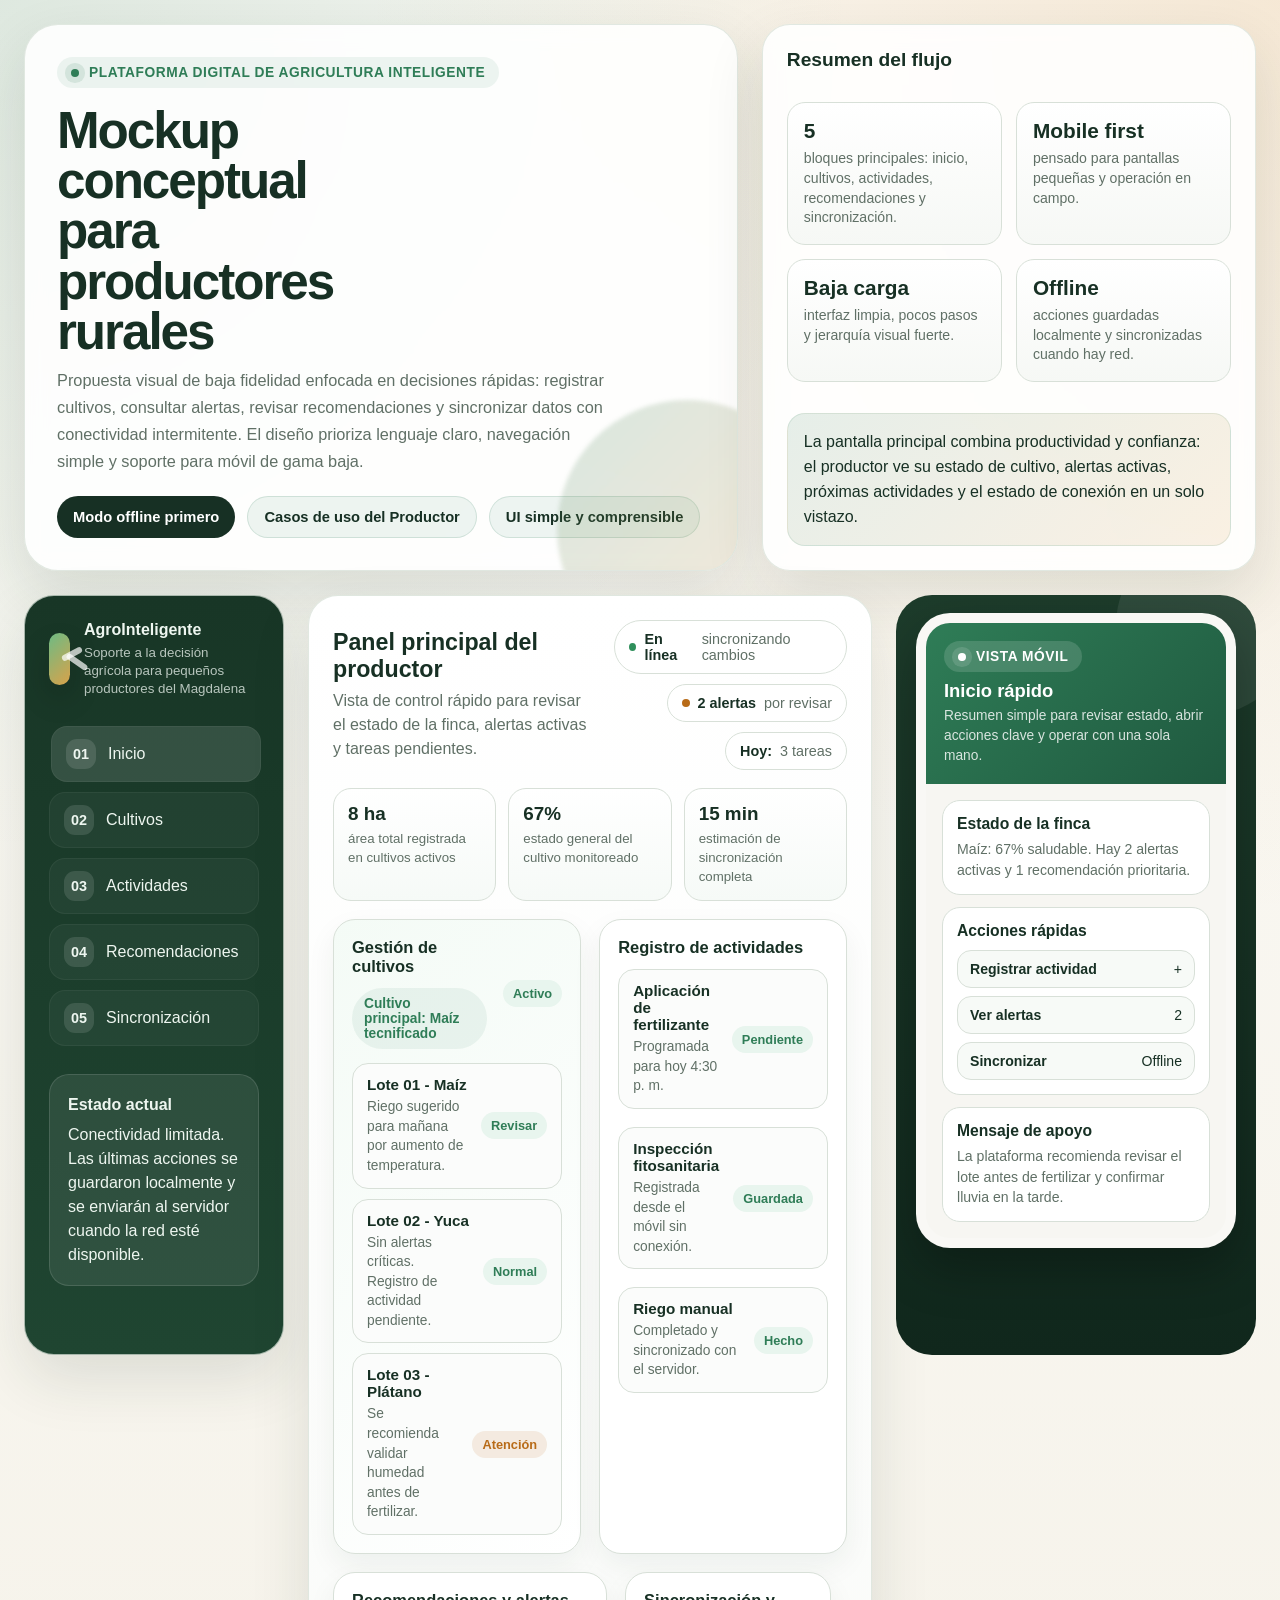
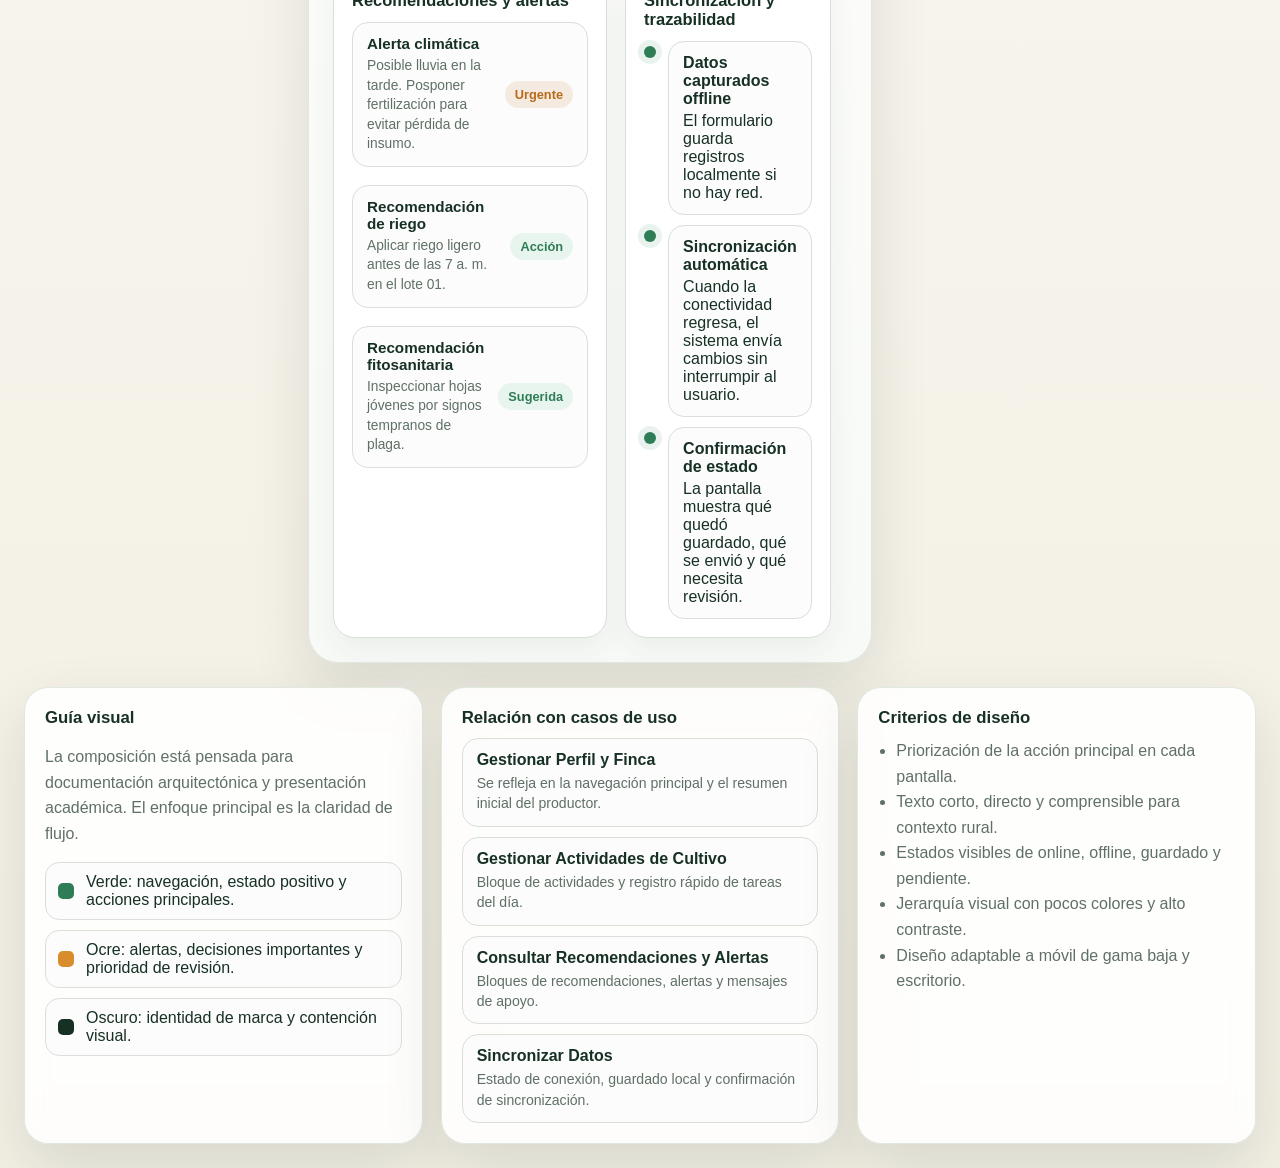
<file: 04-Mockup/mockup-agricola.html>
<!DOCTYPE html>
<html lang="es">
<head>
  <meta charset="UTF-8" />
  <meta name="viewport" content="width=device-width, initial-scale=1.0" />
  <title>Mockup - Plataforma Digital de Agricultura Inteligente</title>
  <style>
    :root {
      --bg: #f3efe4;
      --bg-alt: #e8f1ea;
      --card: #ffffff;
      --ink: #173024;
      --muted: #607066;
      --line: #d8e0d8;
      --accent: #2f7d57;
      --accent-2: #d98c2b;
      --accent-soft: #e8f5ee;
      --warn: #b86b18;
      --ok: #2f8f5b;
      --shadow: 0 24px 60px rgba(23, 48, 36, 0.12);
      --radius-xl: 28px;
      --radius-lg: 22px;
      --radius-md: 16px;
      --radius-sm: 12px;
    }

    * {
      box-sizing: border-box;
    }

    html {
      scroll-behavior: smooth;
    }

    body {
      margin: 0;
      font-family: "Trebuchet MS", "Segoe UI", sans-serif;
      color: var(--ink);
      background:
        radial-gradient(circle at top left, rgba(47, 125, 87, 0.14), transparent 28%),
        radial-gradient(circle at top right, rgba(217, 140, 43, 0.16), transparent 30%),
        linear-gradient(180deg, #fbfaf6 0%, var(--bg) 100%);
      min-height: 100vh;
    }

    .shell {
      max-width: 1440px;
      margin: 0 auto;
      padding: 24px;
    }

    .hero {
      display: grid;
      grid-template-columns: 1.3fr 0.9fr;
      gap: 24px;
      align-items: stretch;
      margin-bottom: 24px;
    }

    .hero-panel,
    .summary-panel,
    .frame,
    .guide-card {
      background: rgba(255, 255, 255, 0.88);
      backdrop-filter: blur(10px);
      border: 1px solid rgba(215, 224, 215, 0.75);
      box-shadow: var(--shadow);
    }

    .hero-panel {
      border-radius: 34px;
      padding: 32px;
      position: relative;
      overflow: hidden;
      min-height: 280px;
    }

    .hero-panel::after {
      content: "";
      position: absolute;
      inset: auto -80px -90px auto;
      width: 260px;
      height: 260px;
      border-radius: 50%;
      background: linear-gradient(135deg, rgba(47, 125, 87, 0.18), rgba(217, 140, 43, 0.18));
      filter: blur(2px);
    }

    .eyebrow {
      display: inline-flex;
      gap: 10px;
      align-items: center;
      padding: 8px 14px;
      border-radius: 999px;
      background: rgba(47, 125, 87, 0.08);
      color: var(--accent);
      font-size: 0.86rem;
      font-weight: 700;
      letter-spacing: 0.04em;
      text-transform: uppercase;
    }

    .eyebrow span {
      width: 8px;
      height: 8px;
      border-radius: 50%;
      background: var(--accent);
      box-shadow: 0 0 0 6px rgba(47, 125, 87, 0.12);
    }

    h1 {
      margin: 18px 0 10px;
      font-size: clamp(2rem, 4vw, 4rem);
      line-height: 0.98;
      letter-spacing: -0.04em;
      max-width: 11ch;
    }

    .hero-panel p {
      margin: 0;
      max-width: 62ch;
      color: var(--muted);
      font-size: 1.02rem;
      line-height: 1.65;
    }

    .cta-row {
      display: flex;
      flex-wrap: wrap;
      gap: 12px;
      margin-top: 22px;
    }

    .pill {
      display: inline-flex;
      align-items: center;
      gap: 10px;
      padding: 12px 16px;
      border-radius: 999px;
      background: var(--ink);
      color: #fff;
      font-size: 0.92rem;
      font-weight: 700;
    }

    .pill.secondary {
      background: rgba(47, 125, 87, 0.08);
      color: var(--ink);
      border: 1px solid rgba(47, 125, 87, 0.16);
    }

    .summary-panel {
      border-radius: 28px;
      padding: 24px;
      display: grid;
      gap: 16px;
      align-content: space-between;
    }

    .summary-panel h2 {
      margin: 0;
      font-size: 1.2rem;
    }

    .metric-grid {
      display: grid;
      grid-template-columns: repeat(2, minmax(0, 1fr));
      gap: 14px;
    }

    .metric {
      background: linear-gradient(180deg, #fff 0%, #f6f8f5 100%);
      border: 1px solid var(--line);
      border-radius: 18px;
      padding: 16px;
    }

    .metric strong {
      display: block;
      font-size: 1.3rem;
      margin-bottom: 6px;
    }

    .metric span {
      color: var(--muted);
      font-size: 0.88rem;
      line-height: 1.4;
    }

    .summary-note {
      padding: 16px;
      border-radius: 18px;
      background: linear-gradient(135deg, rgba(47, 125, 87, 0.12), rgba(217, 140, 43, 0.12));
      border: 1px solid rgba(47, 125, 87, 0.12);
      color: var(--ink);
      line-height: 1.55;
    }

    .dashboard {
      display: grid;
      grid-template-columns: 260px minmax(0, 1fr) 360px;
      gap: 24px;
      align-items: start;
    }

    .frame {
      border-radius: 30px;
      overflow: hidden;
      position: relative;
    }

    .sidebar {
      background: linear-gradient(180deg, #183626 0%, #1f4531 100%);
      color: #eef6f0;
      min-height: 760px;
      padding: 24px;
    }

    .brand {
      display: flex;
      gap: 14px;
      align-items: center;
      margin-bottom: 28px;
    }

    .logo {
      width: 52px;
      height: 52px;
      border-radius: 18px;
      background: linear-gradient(135deg, #6dbb84, #d9a24a);
      box-shadow: 0 14px 30px rgba(0, 0, 0, 0.2);
      position: relative;
    }

    .logo::before,
    .logo::after {
      content: "";
      position: absolute;
      background: rgba(255, 255, 255, 0.7);
      border-radius: 999px;
    }

    .logo::before {
      width: 22px;
      height: 6px;
      top: 18px;
      left: 12px;
      transform: rotate(-28deg);
    }

    .logo::after {
      width: 24px;
      height: 6px;
      top: 26px;
      left: 16px;
      transform: rotate(35deg);
    }

    .brand h3 {
      margin: 0;
      font-size: 1rem;
      line-height: 1.2;
    }

    .brand small {
      display: block;
      color: rgba(238, 246, 240, 0.75);
      margin-top: 4px;
      line-height: 1.35;
    }

    .nav {
      display: grid;
      gap: 10px;
      margin-bottom: 28px;
    }

    .nav-item {
      display: flex;
      align-items: center;
      gap: 12px;
      padding: 12px 14px;
      border-radius: 16px;
      color: inherit;
      text-decoration: none;
      background: rgba(255, 255, 255, 0.04);
      border: 1px solid rgba(255, 255, 255, 0.05);
      transition: transform 0.2s ease, background 0.2s ease;
    }

    .nav-item.active,
    .nav-item:hover {
      background: rgba(255, 255, 255, 0.12);
      transform: translateX(2px);
    }

    .nav-icon {
      width: 30px;
      height: 30px;
      border-radius: 11px;
      display: grid;
      place-items: center;
      background: rgba(255, 255, 255, 0.12);
      font-size: 0.9rem;
      font-weight: 700;
    }

    .offline-card {
      margin-top: auto;
      padding: 18px;
      border-radius: 20px;
      background: rgba(255, 255, 255, 0.08);
      border: 1px solid rgba(255, 255, 255, 0.12);
      line-height: 1.5;
    }

    .offline-card strong {
      display: block;
      margin-bottom: 6px;
    }

    .content {
      min-height: 760px;
      padding: 24px;
      background: linear-gradient(180deg, #fff 0%, #f8faf7 100%);
    }

    .content-top {
      display: flex;
      justify-content: space-between;
      align-items: center;
      gap: 18px;
      margin-bottom: 18px;
    }

    .content-top h2 {
      margin: 0;
      font-size: 1.45rem;
    }

    .subtitle {
      color: var(--muted);
      margin-top: 6px;
      line-height: 1.5;
    }

    .status-strip {
      display: flex;
      gap: 10px;
      align-items: center;
      flex-wrap: wrap;
      justify-content: flex-end;
    }

    .status {
      display: inline-flex;
      align-items: center;
      gap: 8px;
      padding: 10px 14px;
      border-radius: 999px;
      border: 1px solid var(--line);
      background: #fff;
      font-size: 0.9rem;
      color: var(--muted);
    }

    .status b {
      color: var(--ink);
    }

    .dot {
      width: 8px;
      height: 8px;
      border-radius: 50%;
      background: var(--ok);
    }

    .dot.warn {
      background: var(--warn);
    }

    .grid-cards {
      display: grid;
      grid-template-columns: 1.1fr 0.9fr;
      gap: 18px;
    }

    .card {
      background: #fff;
      border: 1px solid var(--line);
      border-radius: 22px;
      padding: 18px;
      box-shadow: 0 12px 30px rgba(23, 48, 36, 0.06);
    }

    .card h3 {
      margin: 0 0 12px;
      font-size: 1.03rem;
    }

    .crop-card {
      background: linear-gradient(135deg, #f4fbf6 0%, #ffffff 100%);
      min-height: 220px;
    }

    .crop-header {
      display: flex;
      justify-content: space-between;
      gap: 16px;
      align-items: center;
      margin-bottom: 14px;
    }

    .field-chip {
      display: inline-flex;
      gap: 8px;
      align-items: center;
      padding: 8px 12px;
      border-radius: 999px;
      background: rgba(47, 125, 87, 0.08);
      color: var(--accent);
      font-size: 0.86rem;
      font-weight: 700;
    }

    .crop-list {
      display: grid;
      gap: 10px;
    }

    .crop-item,
    .activity-item,
    .alert-item,
    .report-item {
      display: flex;
      justify-content: space-between;
      gap: 14px;
      padding: 12px 14px;
      border-radius: 16px;
      background: #fbfcfb;
      border: 1px solid var(--line);
    }

    .crop-item strong,
    .activity-item strong,
    .alert-item strong,
    .report-item strong {
      display: block;
      margin-bottom: 4px;
      font-size: 0.95rem;
    }

    .crop-item span,
    .activity-item span,
    .alert-item span,
    .report-item span {
      color: var(--muted);
      font-size: 0.86rem;
      line-height: 1.35;
    }

    .badge {
      align-self: center;
      white-space: nowrap;
      padding: 6px 10px;
      border-radius: 999px;
      font-size: 0.8rem;
      font-weight: 700;
      color: var(--accent);
      background: var(--accent-soft);
    }

    .badge.warn {
      color: var(--warn);
      background: rgba(184, 107, 24, 0.12);
    }

    .stack {
      display: grid;
      gap: 18px;
    }

    .mini-metrics {
      display: grid;
      grid-template-columns: repeat(3, minmax(0, 1fr));
      gap: 12px;
      margin-bottom: 18px;
    }

    .mini {
      padding: 14px;
      border-radius: 18px;
      background: linear-gradient(180deg, #fff 0%, #f6faf7 100%);
      border: 1px solid var(--line);
    }

    .mini strong {
      display: block;
      font-size: 1.18rem;
      margin-bottom: 4px;
    }

    .mini span {
      color: var(--muted);
      font-size: 0.83rem;
      line-height: 1.35;
    }

    .timeline {
      display: grid;
      gap: 10px;
    }

    .timeline-row {
      display: flex;
      gap: 12px;
      align-items: flex-start;
    }

    .timeline-dot {
      width: 12px;
      height: 12px;
      border-radius: 50%;
      background: var(--accent);
      margin-top: 5px;
      flex: 0 0 auto;
      box-shadow: 0 0 0 6px rgba(47, 125, 87, 0.1);
    }

    .timeline-content {
      flex: 1;
      padding: 12px 14px;
      border-radius: 16px;
      background: #fbfcfb;
      border: 1px solid var(--line);
    }

    .timeline-content strong {
      display: block;
      margin-bottom: 4px;
    }

    .mobile-preview {
      border-radius: 36px;
      padding: 18px;
      background: linear-gradient(180deg, #1d3c2b 0%, #10271c 100%);
      color: #fff;
      min-height: 760px;
      position: relative;
      overflow: hidden;
    }

    .mobile-preview::before {
      content: "";
      position: absolute;
      top: -60px;
      right: -40px;
      width: 180px;
      height: 180px;
      border-radius: 50%;
      background: rgba(255, 255, 255, 0.08);
    }

    .phone {
      position: relative;
      z-index: 1;
      margin: 0 auto;
      width: min(100%, 320px);
      border-radius: 34px;
      background: #f7f6f2;
      color: var(--ink);
      overflow: hidden;
      box-shadow: 0 20px 50px rgba(0, 0, 0, 0.28);
      border: 10px solid rgba(255, 255, 255, 0.18);
    }

    .phone-header {
      background: linear-gradient(135deg, #2f7d57, #1f593f);
      color: #fff;
      padding: 18px;
    }

    .phone-header h3 {
      margin: 8px 0 4px;
      font-size: 1.15rem;
    }

    .phone-header p {
      margin: 0;
      color: rgba(255, 255, 255, 0.82);
      font-size: 0.86rem;
      line-height: 1.45;
    }

    .phone-body {
      padding: 16px;
      display: grid;
      gap: 12px;
    }

    .phone-card {
      background: #fff;
      border: 1px solid var(--line);
      border-radius: 18px;
      padding: 14px;
    }

    .phone-card h4 {
      margin: 0 0 6px;
      font-size: 0.98rem;
    }

    .phone-card p {
      margin: 0;
      color: var(--muted);
      font-size: 0.88rem;
      line-height: 1.45;
    }

    .action-list {
      display: grid;
      gap: 8px;
      margin-top: 10px;
    }

    .action {
      display: flex;
      justify-content: space-between;
      align-items: center;
      gap: 10px;
      padding: 10px 12px;
      border-radius: 14px;
      background: #f7faf7;
      border: 1px solid var(--line);
      font-size: 0.88rem;
    }

    .action strong {
      font-size: 0.88rem;
    }

    .footer-guide {
      margin-top: 24px;
      display: grid;
      grid-template-columns: repeat(3, minmax(0, 1fr));
      gap: 18px;
    }

    .guide-card {
      border-radius: 24px;
      padding: 20px;
    }

    .guide-card h3 {
      margin: 0 0 10px;
      font-size: 1.05rem;
    }

    .guide-card p,
    .guide-card li {
      color: var(--muted);
      line-height: 1.6;
    }

    .guide-card ul {
      margin: 0;
      padding-left: 18px;
    }

    .legend {
      display: grid;
      gap: 10px;
    }

    .legend-row {
      display: flex;
      gap: 12px;
      align-items: center;
      padding: 10px 12px;
      border-radius: 14px;
      background: #fbfcfb;
      border: 1px solid var(--line);
    }

    .swatch {
      width: 16px;
      height: 16px;
      border-radius: 5px;
      flex: 0 0 auto;
    }

    .swatch.green {
      background: var(--accent);
    }

    .swatch.gold {
      background: var(--accent-2);
    }

    .swatch.ink {
      background: var(--ink);
    }

    .link-list {
      display: grid;
      gap: 10px;
    }

    .link-item {
      padding: 12px 14px;
      border-radius: 16px;
      background: #fbfcfb;
      border: 1px solid var(--line);
    }

    .link-item strong {
      display: block;
      margin-bottom: 4px;
    }

    .link-item span {
      color: var(--muted);
      font-size: 0.88rem;
      line-height: 1.45;
    }

    @media (max-width: 1200px) {
      .hero,
      .dashboard,
      .footer-guide {
        grid-template-columns: 1fr;
      }

      .sidebar,
      .content,
      .mobile-preview {
        min-height: auto;
      }

      .mobile-preview {
        padding-bottom: 24px;
      }
    }

    @media (max-width: 720px) {
      .shell {
        padding: 16px;
      }

      .hero-panel,
      .summary-panel,
      .content,
      .sidebar,
      .mobile-preview,
      .guide-card {
        border-radius: 22px;
      }

      .metric-grid,
      .mini-metrics,
      .grid-cards {
        grid-template-columns: 1fr;
      }

      .content-top {
        flex-direction: column;
        align-items: flex-start;
      }

      h1 {
        max-width: none;
      }
    }
  </style>
</head>
<body>
  <main class="shell">
    <section class="hero">
      <article class="hero-panel">
        <div class="eyebrow"><span></span> Plataforma Digital de Agricultura Inteligente</div>
        <h1>Mockup conceptual para productores rurales</h1>
        <p>
          Propuesta visual de baja fidelidad enfocada en decisiones rápidas: registrar cultivos, consultar alertas,
          revisar recomendaciones y sincronizar datos con conectividad intermitente. El diseño prioriza lenguaje claro,
          navegación simple y soporte para móvil de gama baja.
        </p>
        <div class="cta-row">
          <div class="pill">Modo offline primero</div>
          <div class="pill secondary">Casos de uso del Productor</div>
          <div class="pill secondary">UI simple y comprensible</div>
        </div>
      </article>

      <aside class="summary-panel">
        <h2>Resumen del flujo</h2>
        <div class="metric-grid">
          <div class="metric">
            <strong>5</strong>
            <span>bloques principales: inicio, cultivos, actividades, recomendaciones y sincronización.</span>
          </div>
          <div class="metric">
            <strong>Mobile first</strong>
            <span>pensado para pantallas pequeñas y operación en campo.</span>
          </div>
          <div class="metric">
            <strong>Baja carga</strong>
            <span>interfaz limpia, pocos pasos y jerarquía visual fuerte.</span>
          </div>
          <div class="metric">
            <strong>Offline</strong>
            <span>acciones guardadas localmente y sincronizadas cuando hay red.</span>
          </div>
        </div>
        <div class="summary-note">
          La pantalla principal combina productividad y confianza: el productor ve su estado de cultivo, alertas activas,
          próximas actividades y el estado de conexión en un solo vistazo.
        </div>
      </aside>
    </section>

    <section class="dashboard">
      <aside class="frame sidebar">
        <div class="brand">
          <div class="logo"></div>
          <div>
            <h3>AgroInteligente</h3>
            <small>Soporte a la decisión agrícola para pequeños productores del Magdalena</small>
          </div>
        </div>

        <nav class="nav" aria-label="Navegación principal">
          <a class="nav-item active" href="#dashboard">
            <span class="nav-icon">01</span>
            <span>Inicio</span>
          </a>
          <a class="nav-item" href="#cultivos">
            <span class="nav-icon">02</span>
            <span>Cultivos</span>
          </a>
          <a class="nav-item" href="#actividades">
            <span class="nav-icon">03</span>
            <span>Actividades</span>
          </a>
          <a class="nav-item" href="#recomendaciones">
            <span class="nav-icon">04</span>
            <span>Recomendaciones</span>
          </a>
          <a class="nav-item" href="#sincronizacion">
            <span class="nav-icon">05</span>
            <span>Sincronización</span>
          </a>
        </nav>

        <div class="offline-card">
          <strong>Estado actual</strong>
          Conectividad limitada. Las últimas acciones se guardaron localmente y se enviarán al servidor cuando la red esté disponible.
        </div>
      </aside>

      <section class="frame content" id="dashboard">
        <div class="content-top">
          <div>
            <h2>Panel principal del productor</h2>
            <div class="subtitle">Vista de control rápido para revisar el estado de la finca, alertas activas y tareas pendientes.</div>
          </div>
          <div class="status-strip">
            <span class="status"><span class="dot"></span><b>En línea</b> sincronizando cambios</span>
            <span class="status"><span class="dot warn"></span><b>2 alertas</b> por revisar</span>
            <span class="status"><b>Hoy:</b> 3 tareas</span>
          </div>
        </div>

        <div class="mini-metrics">
          <div class="mini">
            <strong>8 ha</strong>
            <span>área total registrada en cultivos activos</span>
          </div>
          <div class="mini">
            <strong>67%</strong>
            <span>estado general del cultivo monitoreado</span>
          </div>
          <div class="mini">
            <strong>15 min</strong>
            <span>estimación de sincronización completa</span>
          </div>
        </div>

        <div class="grid-cards">
          <article class="card crop-card" id="cultivos">
            <div class="crop-header">
              <div>
                <h3>Gestión de cultivos</h3>
                <div class="field-chip">Cultivo principal: Maíz tecnificado</div>
              </div>
              <div class="badge">Activo</div>
            </div>
            <div class="crop-list">
              <div class="crop-item">
                <div>
                  <strong>Lote 01 - Maíz</strong>
                  <span>Riego sugerido para mañana por aumento de temperatura.</span>
                </div>
                <div class="badge">Revisar</div>
              </div>
              <div class="crop-item">
                <div>
                  <strong>Lote 02 - Yuca</strong>
                  <span>Sin alertas críticas. Registro de actividad pendiente.</span>
                </div>
                <div class="badge">Normal</div>
              </div>
              <div class="crop-item">
                <div>
                  <strong>Lote 03 - Plátano</strong>
                  <span>Se recomienda validar humedad antes de fertilizar.</span>
                </div>
                <div class="badge warn">Atención</div>
              </div>
            </div>
          </article>

          <article class="card" id="actividades">
            <h3>Registro de actividades</h3>
            <div class="stack">
              <div class="activity-item">
                <div>
                  <strong>Aplicación de fertilizante</strong>
                  <span>Programada para hoy 4:30 p. m.</span>
                </div>
                <div class="badge">Pendiente</div>
              </div>
              <div class="activity-item">
                <div>
                  <strong>Inspección fitosanitaria</strong>
                  <span>Registrada desde el móvil sin conexión.</span>
                </div>
                <div class="badge">Guardada</div>
              </div>
              <div class="activity-item">
                <div>
                  <strong>Riego manual</strong>
                  <span>Completado y sincronizado con el servidor.</span>
                </div>
                <div class="badge">Hecho</div>
              </div>
            </div>
          </article>
        </div>

        <div class="grid-cards" style="margin-top:18px;">
          <article class="card" id="recomendaciones">
            <h3>Recomendaciones y alertas</h3>
            <div class="stack">
              <div class="alert-item">
                <div>
                  <strong>Alerta climática</strong>
                  <span>Posible lluvia en la tarde. Posponer fertilización para evitar pérdida de insumo.</span>
                </div>
                <div class="badge warn">Urgente</div>
              </div>
              <div class="alert-item">
                <div>
                  <strong>Recomendación de riego</strong>
                  <span>Aplicar riego ligero antes de las 7 a. m. en el lote 01.</span>
                </div>
                <div class="badge">Acción</div>
              </div>
              <div class="alert-item">
                <div>
                  <strong>Recomendación fitosanitaria</strong>
                  <span>Inspeccionar hojas jóvenes por signos tempranos de plaga.</span>
                </div>
                <div class="badge">Sugerida</div>
              </div>
            </div>
          </article>

          <article class="card" id="sincronizacion">
            <h3>Sincronización y trazabilidad</h3>
            <div class="timeline">
              <div class="timeline-row">
                <div class="timeline-dot"></div>
                <div class="timeline-content">
                  <strong>Datos capturados offline</strong>
                  <span>El formulario guarda registros localmente si no hay red.</span>
                </div>
              </div>
              <div class="timeline-row">
                <div class="timeline-dot"></div>
                <div class="timeline-content">
                  <strong>Sincronización automática</strong>
                  <span>Cuando la conectividad regresa, el sistema envía cambios sin interrumpir al usuario.</span>
                </div>
              </div>
              <div class="timeline-row">
                <div class="timeline-dot"></div>
                <div class="timeline-content">
                  <strong>Confirmación de estado</strong>
                  <span>La pantalla muestra qué quedó guardado, qué se envió y qué necesita revisión.</span>
                </div>
              </div>
            </div>
          </article>
        </div>
      </section>

      <aside class="mobile-preview">
        <div class="phone">
          <div class="phone-header">
            <div class="eyebrow" style="background: rgba(255,255,255,0.14); color:#fff;"><span style="background:#fff; box-shadow: 0 0 0 6px rgba(255,255,255,0.12);"></span> Vista móvil</div>
            <h3>Inicio rápido</h3>
            <p>Resumen simple para revisar estado, abrir acciones clave y operar con una sola mano.</p>
          </div>
          <div class="phone-body">
            <div class="phone-card">
              <h4>Estado de la finca</h4>
              <p>Maíz: 67% saludable. Hay 2 alertas activas y 1 recomendación prioritaria.</p>
            </div>
            <div class="phone-card">
              <h4>Acciones rápidas</h4>
              <div class="action-list">
                <div class="action"><strong>Registrar actividad</strong><span>+</span></div>
                <div class="action"><strong>Ver alertas</strong><span>2</span></div>
                <div class="action"><strong>Sincronizar</strong><span>Offline</span></div>
              </div>
            </div>
            <div class="phone-card">
              <h4>Mensaje de apoyo</h4>
              <p>La plataforma recomienda revisar el lote antes de fertilizar y confirmar lluvia en la tarde.</p>
            </div>
          </div>
        </div>
      </aside>
    </section>

    <section class="footer-guide">
      <article class="guide-card">
        <h3>Guía visual</h3>
        <p>La composición está pensada para documentación arquitectónica y presentación académica. El enfoque principal es la claridad de flujo.</p>
        <div class="legend">
          <div class="legend-row"><span class="swatch green"></span><span>Verde: navegación, estado positivo y acciones principales.</span></div>
          <div class="legend-row"><span class="swatch gold"></span><span>Ocre: alertas, decisiones importantes y prioridad de revisión.</span></div>
          <div class="legend-row"><span class="swatch ink"></span><span>Oscuro: identidad de marca y contención visual.</span></div>
        </div>
      </article>

      <article class="guide-card">
        <h3>Relación con casos de uso</h3>
        <div class="link-list">
          <div class="link-item"><strong>Gestionar Perfil y Finca</strong><span>Se refleja en la navegación principal y el resumen inicial del productor.</span></div>
          <div class="link-item"><strong>Gestionar Actividades de Cultivo</strong><span>Bloque de actividades y registro rápido de tareas del día.</span></div>
          <div class="link-item"><strong>Consultar Recomendaciones y Alertas</strong><span>Bloques de recomendaciones, alertas y mensajes de apoyo.</span></div>
          <div class="link-item"><strong>Sincronizar Datos</strong><span>Estado de conexión, guardado local y confirmación de sincronización.</span></div>
        </div>
      </article>

      <article class="guide-card">
        <h3>Criterios de diseño</h3>
        <ul>
          <li>Priorización de la acción principal en cada pantalla.</li>
          <li>Texto corto, directo y comprensible para contexto rural.</li>
          <li>Estados visibles de online, offline, guardado y pendiente.</li>
          <li>Jerarquía visual con pocos colores y alto contraste.</li>
          <li>Diseño adaptable a móvil de gama baja y escritorio.</li>
        </ul>
      </article>
    </section>
  </main>
</body>
</html>
</file>
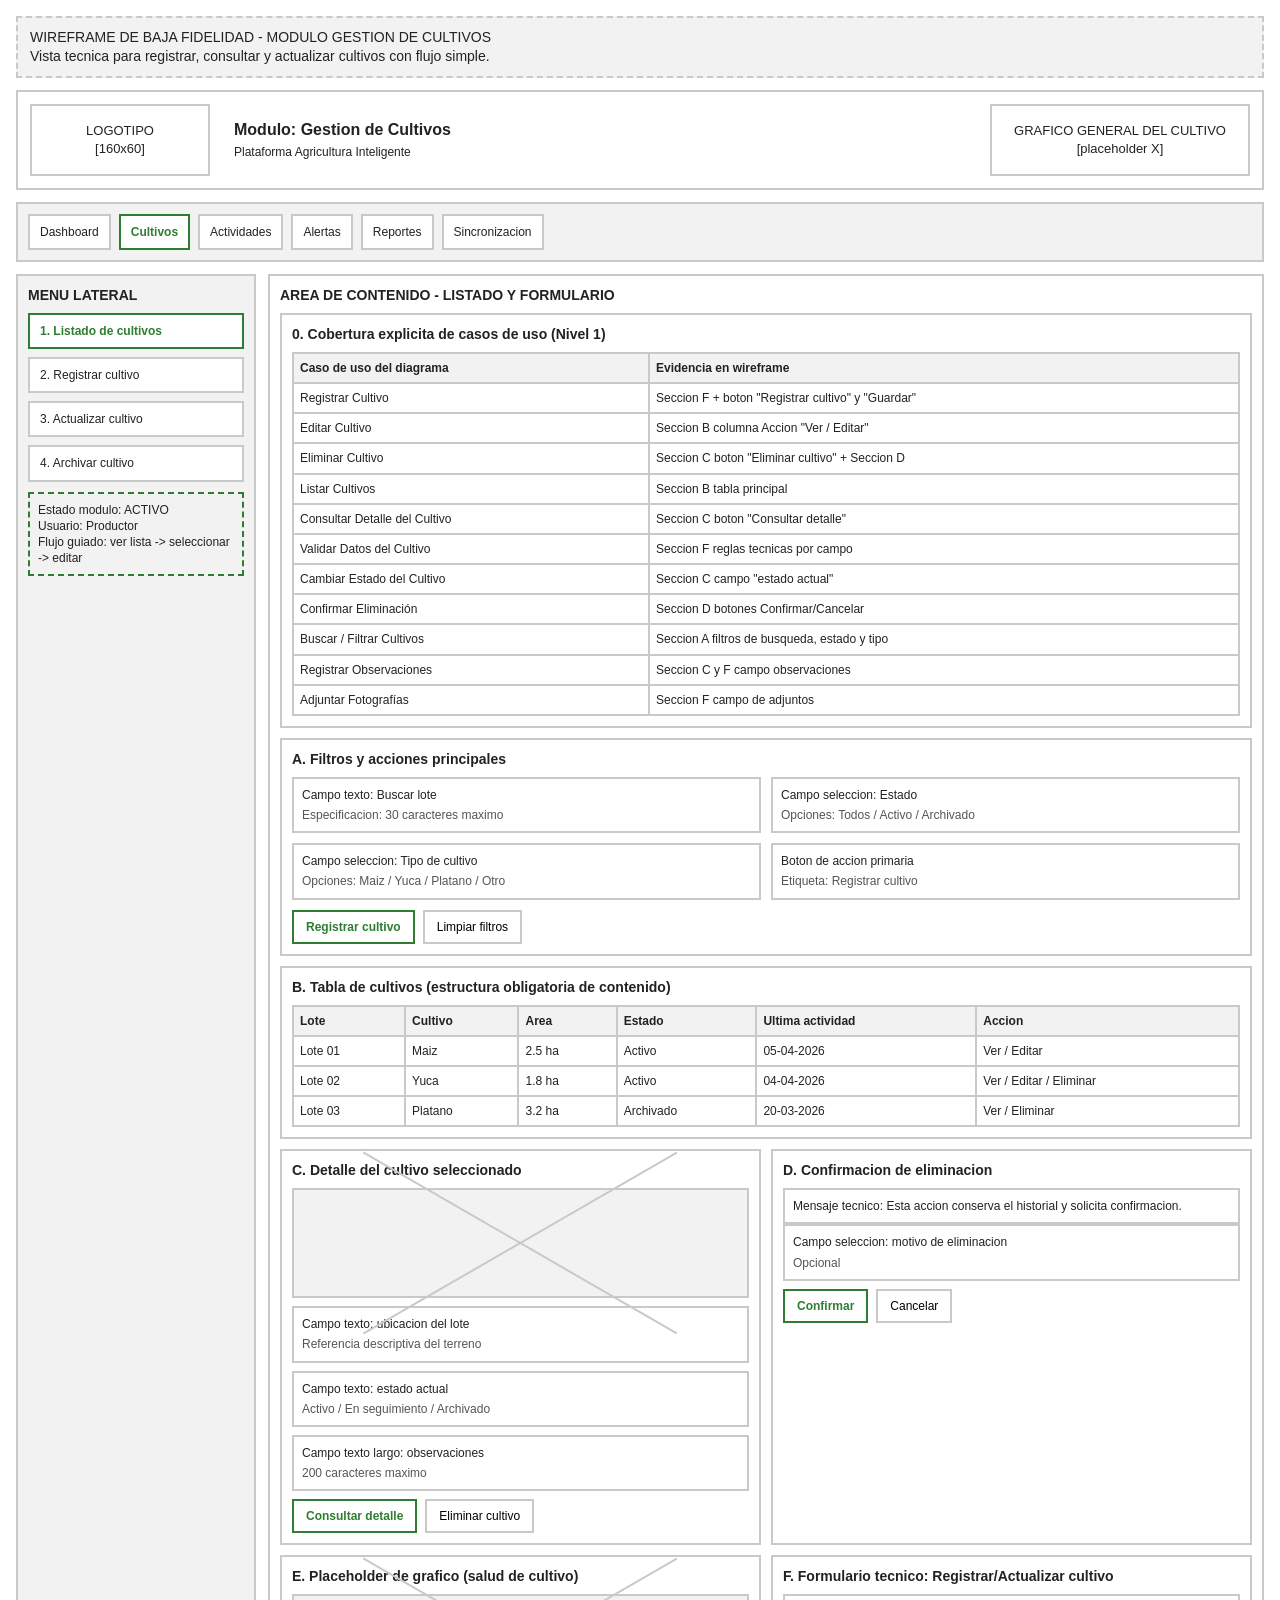
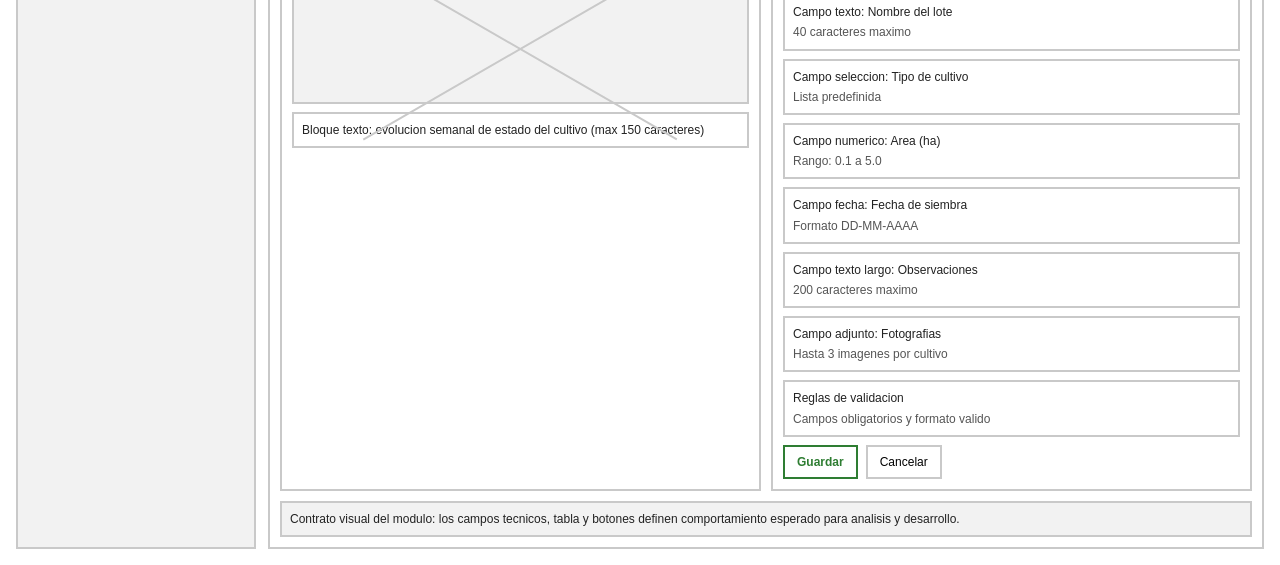
<file: 04-Mockup/wireframe-cultivos.html>
<!DOCTYPE html>
<html lang="es">
<head>
  <meta charset="UTF-8" />
  <meta name="viewport" content="width=device-width, initial-scale=1.0" />
  <title>Wireframe - Gestion de Cultivos</title>
  <link rel="stylesheet" href="wireframe-web.css" />
</head>
<body>
  <main class="app">
    <section class="frame-title">
      WIREFRAME DE BAJA FIDELIDAD - MODULO GESTION DE CULTIVOS
      <br />
      Vista tecnica para registrar, consultar y actualizar cultivos con flujo simple.
    </section>

    <header class="header">
      <div class="box">LOGOTIPO<br />[160x60]</div>
      <div class="company">
        <strong>Modulo: Gestion de Cultivos</strong>
        <span>Plataforma Agricultura Inteligente</span>
      </div>
      <div class="box">GRAFICO GENERAL DEL CULTIVO<br />[placeholder X]</div>
    </header>

    <nav class="top-nav" aria-label="Navegacion principal">
      <div class="nav-list">
        <div class="nav">Dashboard</div>
        <div class="nav active">Cultivos</div>
        <div class="nav">Actividades</div>
        <div class="nav">Alertas</div>
        <div class="nav">Reportes</div>
        <div class="nav">Sincronizacion</div>
      </div>
    </nav>

    <section class="layout">
      <aside class="sidebar">
        <h3>MENU LATERAL</h3>
        <div class="side-menu">
          <div class="nav active">1. Listado de cultivos</div>
          <div class="nav">2. Registrar cultivo</div>
          <div class="nav">3. Actualizar cultivo</div>
          <div class="nav">4. Archivar cultivo</div>
        </div>

        <div class="state-card">
          Estado modulo: ACTIVO
          <br />
          Usuario: Productor
          <br />
          Flujo guiado: ver lista -> seleccionar -> editar
        </div>
      </aside>

      <section class="main">
        <h3>AREA DE CONTENIDO - LISTADO Y FORMULARIO</h3>

        <article class="panel" style="margin-bottom: 10px;">
          <h4>0. Cobertura explicita de casos de uso (Nivel 1)</h4>
          <table class="table" aria-label="Cobertura de casos de uso de cultivos">
            <thead>
              <tr>
                <th>Caso de uso del diagrama</th>
                <th>Evidencia en wireframe</th>
              </tr>
            </thead>
            <tbody>
              <tr><td>Registrar Cultivo</td><td>Seccion F + boton "Registrar cultivo" y "Guardar"</td></tr>
              <tr><td>Editar Cultivo</td><td>Seccion B columna Accion "Ver / Editar"</td></tr>
              <tr><td>Eliminar Cultivo</td><td>Seccion C boton "Eliminar cultivo" + Seccion D</td></tr>
              <tr><td>Listar Cultivos</td><td>Seccion B tabla principal</td></tr>
              <tr><td>Consultar Detalle del Cultivo</td><td>Seccion C boton "Consultar detalle"</td></tr>
              <tr><td>Validar Datos del Cultivo</td><td>Seccion F reglas tecnicas por campo</td></tr>
              <tr><td>Cambiar Estado del Cultivo</td><td>Seccion C campo "estado actual"</td></tr>
              <tr><td>Confirmar Eliminación</td><td>Seccion D botones Confirmar/Cancelar</td></tr>
              <tr><td>Buscar / Filtrar Cultivos</td><td>Seccion A filtros de busqueda, estado y tipo</td></tr>
              <tr><td>Registrar Observaciones</td><td>Seccion C y F campo observaciones</td></tr>
              <tr><td>Adjuntar Fotografías</td><td>Seccion F campo de adjuntos</td></tr>
            </tbody>
          </table>
        </article>

        <article class="panel" style="margin-bottom: 10px;">
          <h4>A. Filtros y acciones principales</h4>
          <div class="grid">
            <div class="field">Campo texto: Buscar lote<span class="spec">Especificacion: 30 caracteres maximo</span></div>
            <div class="field">Campo seleccion: Estado<span class="spec">Opciones: Todos / Activo / Archivado</span></div>
            <div class="field">Campo seleccion: Tipo de cultivo<span class="spec">Opciones: Maiz / Yuca / Platano / Otro</span></div>
            <div class="field">Boton de accion primaria<span class="spec">Etiqueta: Registrar cultivo</span></div>
          </div>
          <div class="actions">
            <button class="button primary" type="button">Registrar cultivo</button>
            <button class="button" type="button">Limpiar filtros</button>
          </div>
        </article>

        <article class="panel" style="margin-bottom: 10px;">
          <h4>B. Tabla de cultivos (estructura obligatoria de contenido)</h4>
          <table class="table" aria-label="Tabla de cultivos">
            <thead>
              <tr>
                <th>Lote</th>
                <th>Cultivo</th>
                <th>Area</th>
                <th>Estado</th>
                <th>Ultima actividad</th>
                <th>Accion</th>
              </tr>
            </thead>
            <tbody>
              <tr>
                <td>Lote 01</td>
                <td>Maiz</td>
                <td>2.5 ha</td>
                <td>Activo</td>
                <td>05-04-2026</td>
                <td>Ver / Editar</td>
              </tr>
              <tr>
                <td>Lote 02</td>
                <td>Yuca</td>
                <td>1.8 ha</td>
                <td>Activo</td>
                <td>04-04-2026</td>
                <td>Ver / Editar / Eliminar</td>
              </tr>
              <tr>
                <td>Lote 03</td>
                <td>Platano</td>
                <td>3.2 ha</td>
                <td>Archivado</td>
                <td>20-03-2026</td>
                <td>Ver / Eliminar</td>
              </tr>
            </tbody>
          </table>
        </article>

        <div class="grid">
          <article class="panel">
            <h4>C. Detalle del cultivo seleccionado</h4>
            <div class="placeholder" aria-label="Placeholder de detalle de cultivo"></div>
            <div class="rows">
              <div class="field">Campo texto: ubicacion del lote<span class="spec">Referencia descriptiva del terreno</span></div>
              <div class="field">Campo texto: estado actual<span class="spec">Activo / En seguimiento / Archivado</span></div>
              <div class="field">Campo texto largo: observaciones<span class="spec">200 caracteres maximo</span></div>
            </div>
            <div class="actions">
              <button class="button primary" type="button">Consultar detalle</button>
              <button class="button" type="button">Eliminar cultivo</button>
            </div>
          </article>

          <article class="panel">
            <h4>D. Confirmacion de eliminacion</h4>
            <div class="field">Mensaje tecnico: Esta accion conserva el historial y solicita confirmacion.</div>
            <div class="field">Campo seleccion: motivo de eliminacion<span class="spec">Opcional</span></div>
            <div class="actions">
              <button class="button primary" type="button">Confirmar</button>
              <button class="button" type="button">Cancelar</button>
            </div>
          </article>
        </div>

        <div class="grid">
          <article class="panel">
            <h4>E. Placeholder de grafico (salud de cultivo)</h4>
            <div class="placeholder" aria-label="Placeholder de grafico de salud"></div>
            <div class="field">Bloque texto: evolucion semanal de estado del cultivo (max 150 caracteres)</div>
          </article>

          <article class="panel">
            <h4>F. Formulario tecnico: Registrar/Actualizar cultivo</h4>
            <div class="rows">
              <div class="field">Campo texto: Nombre del lote<span class="spec">40 caracteres maximo</span></div>
              <div class="field">Campo seleccion: Tipo de cultivo<span class="spec">Lista predefinida</span></div>
              <div class="field">Campo numerico: Area (ha)<span class="spec">Rango: 0.1 a 5.0</span></div>
              <div class="field">Campo fecha: Fecha de siembra<span class="spec">Formato DD-MM-AAAA</span></div>
              <div class="field">Campo texto largo: Observaciones<span class="spec">200 caracteres maximo</span></div>
              <div class="field">Campo adjunto: Fotografias<span class="spec">Hasta 3 imagenes por cultivo</span></div>
              <div class="field">Reglas de validacion<span class="spec">Campos obligatorios y formato valido</span></div>
            </div>
            <div class="actions">
              <button class="button primary" type="button">Guardar</button>
              <button class="button" type="button">Cancelar</button>
            </div>
          </article>
        </div>

        <div class="note">
          Contrato visual del modulo: los campos tecnicos, tabla y botones definen comportamiento esperado para analisis y desarrollo.
        </div>
      </section>
    </section>
  </main>
</body>
</html>
</file>
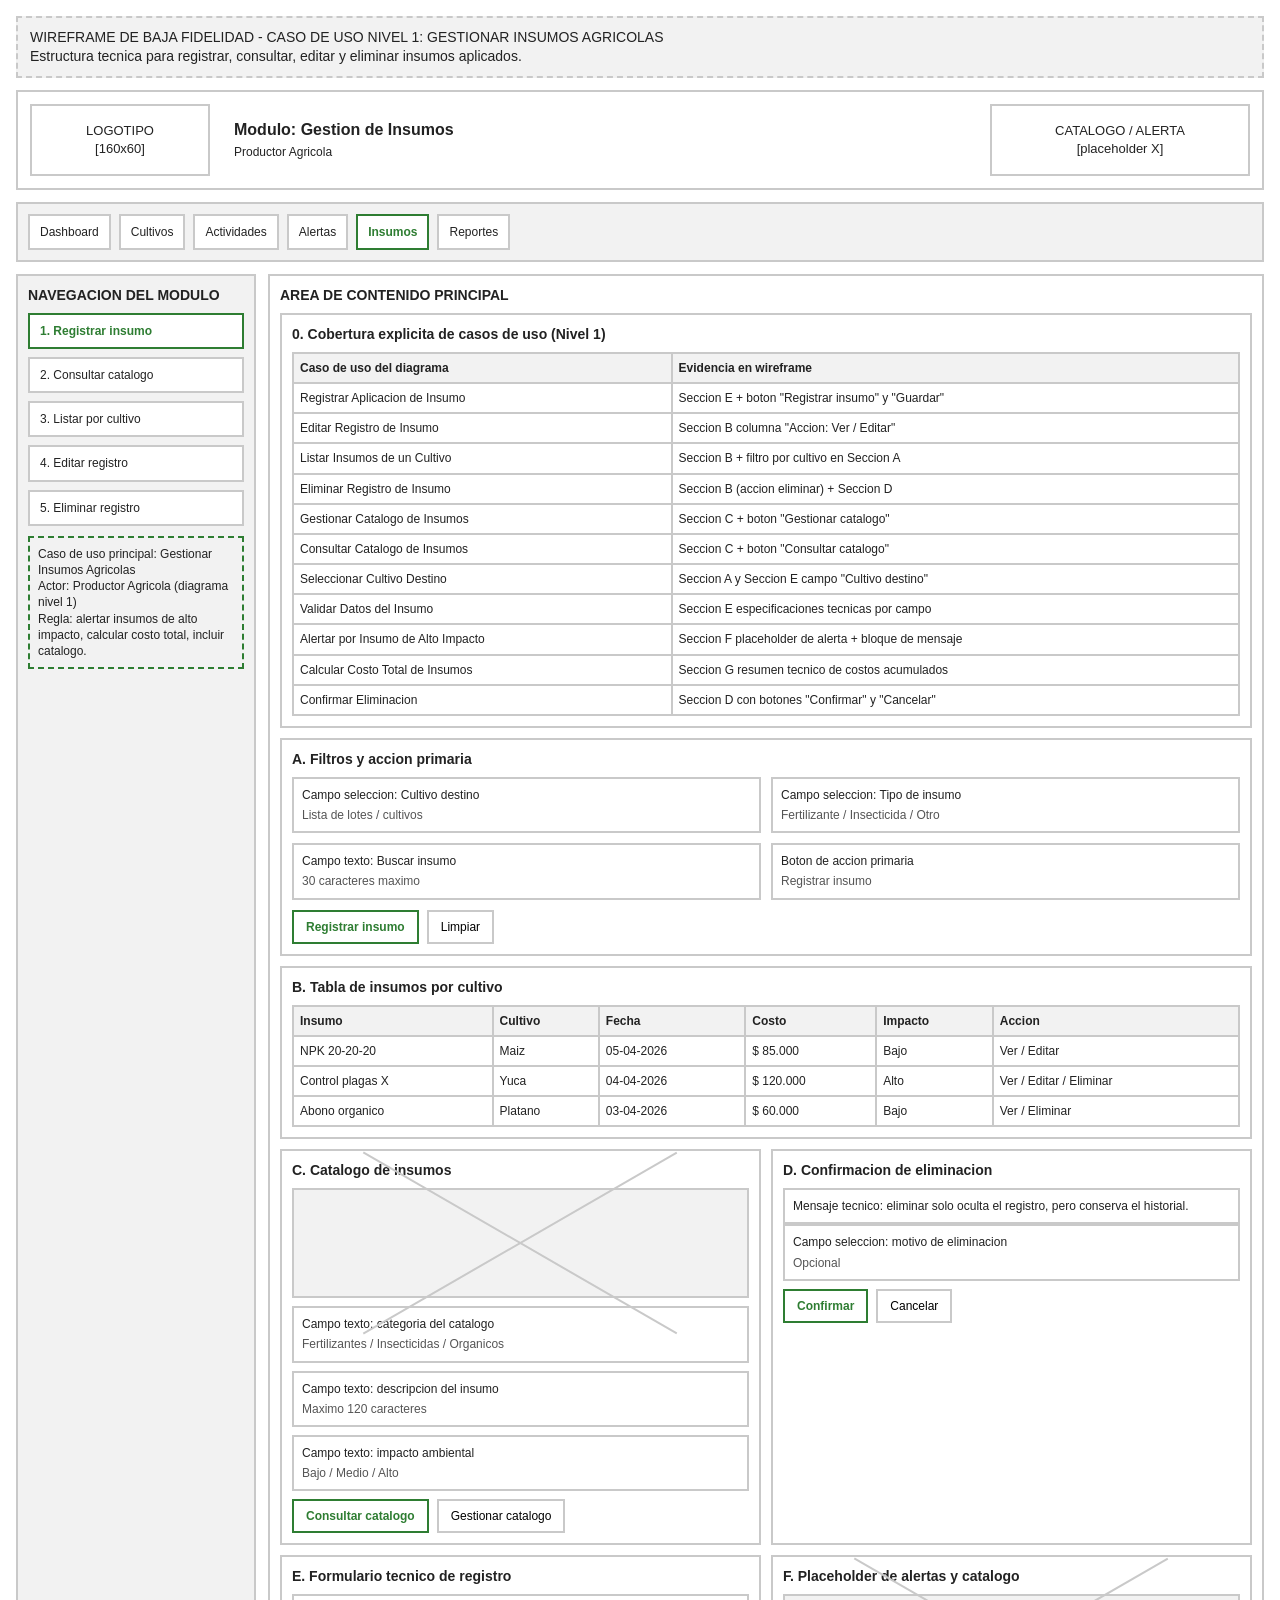
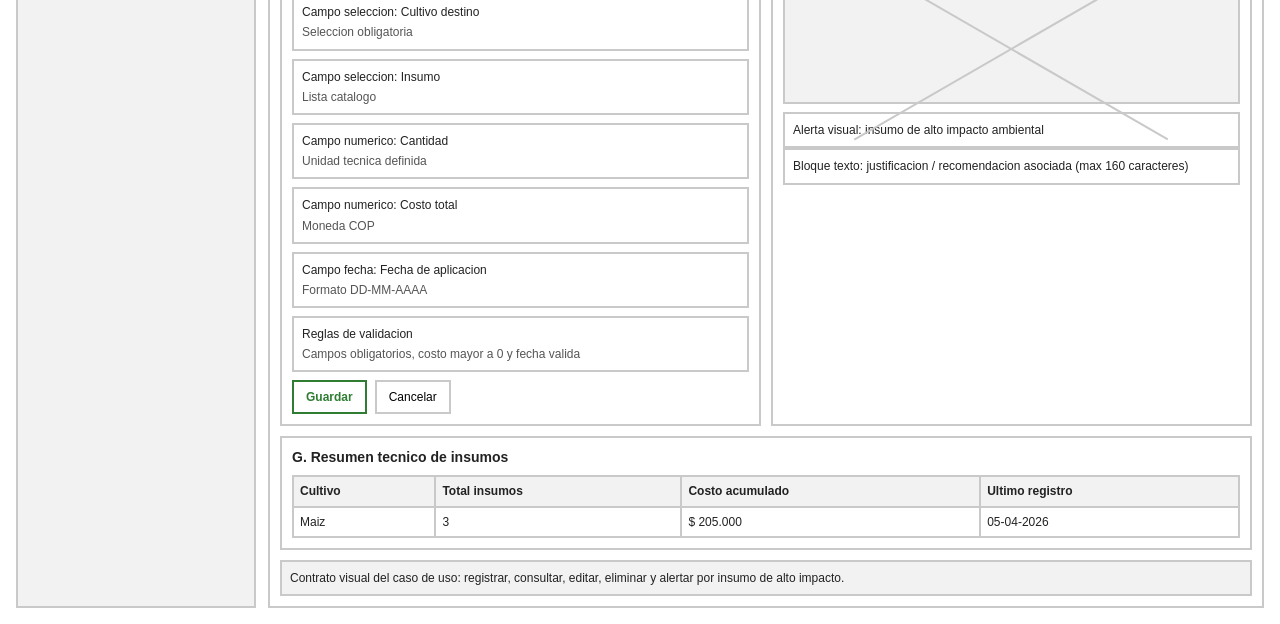
<file: 04-Mockup/wireframe-insumos.html>
<!DOCTYPE html>
<html lang="es">
<head>
  <meta charset="UTF-8" />
  <meta name="viewport" content="width=device-width, initial-scale=1.0" />
  <title>Wireframe - Gestion de Insumos</title>
  <link rel="stylesheet" href="wireframe-web.css" />
</head>
<body>
  <main class="app">
    <section class="frame-title">
      WIREFRAME DE BAJA FIDELIDAD - CASO DE USO NIVEL 1: GESTIONAR INSUMOS AGRICOLAS
      <br />
      Estructura tecnica para registrar, consultar, editar y eliminar insumos aplicados.
    </section>

    <header class="header">
      <div class="box">LOGOTIPO<br />[160x60]</div>
      <div class="company">
        <strong>Modulo: Gestion de Insumos</strong>
        <span>Productor Agricola</span>
      </div>
      <div class="box">CATALOGO / ALERTA<br />[placeholder X]</div>
    </header>

    <nav class="top-nav" aria-label="Navegacion principal">
      <div class="nav-list">
        <div class="nav">Dashboard</div>
        <div class="nav">Cultivos</div>
        <div class="nav">Actividades</div>
        <div class="nav">Alertas</div>
        <div class="nav active">Insumos</div>
        <div class="nav">Reportes</div>
      </div>
    </nav>

    <section class="layout">
      <aside class="sidebar">
        <h3>NAVEGACION DEL MODULO</h3>
        <div class="side-menu">
          <div class="nav active">1. Registrar insumo</div>
          <div class="nav">2. Consultar catalogo</div>
          <div class="nav">3. Listar por cultivo</div>
          <div class="nav">4. Editar registro</div>
          <div class="nav">5. Eliminar registro</div>
        </div>

        <div class="state-card">
          Caso de uso principal: Gestionar Insumos Agricolas
          <br />
          Actor: Productor Agricola (diagrama nivel 1)
          <br />
          Regla: alertar insumos de alto impacto, calcular costo total, incluir catalogo.
        </div>
      </aside>

      <section class="main">
        <h3>AREA DE CONTENIDO PRINCIPAL</h3>

        <article class="panel" style="margin-bottom: 10px;">
          <h4>0. Cobertura explicita de casos de uso (Nivel 1)</h4>
          <table class="table" aria-label="Cobertura de casos de uso de insumos">
            <thead>
              <tr>
                <th>Caso de uso del diagrama</th>
                <th>Evidencia en wireframe</th>
              </tr>
            </thead>
            <tbody>
              <tr>
                <td>Registrar Aplicacion de Insumo</td>
                <td>Seccion E + boton "Registrar insumo" y "Guardar"</td>
              </tr>
              <tr>
                <td>Editar Registro de Insumo</td>
                <td>Seccion B columna "Accion: Ver / Editar"</td>
              </tr>
              <tr>
                <td>Listar Insumos de un Cultivo</td>
                <td>Seccion B + filtro por cultivo en Seccion A</td>
              </tr>
              <tr>
                <td>Eliminar Registro de Insumo</td>
                <td>Seccion B (accion eliminar) + Seccion D</td>
              </tr>
              <tr>
                <td>Gestionar Catalogo de Insumos</td>
                <td>Seccion C + boton "Gestionar catalogo"</td>
              </tr>
              <tr>
                <td>Consultar Catalogo de Insumos</td>
                <td>Seccion C + boton "Consultar catalogo"</td>
              </tr>
              <tr>
                <td>Seleccionar Cultivo Destino</td>
                <td>Seccion A y Seccion E campo "Cultivo destino"</td>
              </tr>
              <tr>
                <td>Validar Datos del Insumo</td>
                <td>Seccion E especificaciones tecnicas por campo</td>
              </tr>
              <tr>
                <td>Alertar por Insumo de Alto Impacto</td>
                <td>Seccion F placeholder de alerta + bloque de mensaje</td>
              </tr>
              <tr>
                <td>Calcular Costo Total de Insumos</td>
                <td>Seccion G resumen tecnico de costos acumulados</td>
              </tr>
              <tr>
                <td>Confirmar Eliminacion</td>
                <td>Seccion D con botones "Confirmar" y "Cancelar"</td>
              </tr>
            </tbody>
          </table>
        </article>

        <article class="panel" style="margin-bottom: 10px;">
          <h4>A. Filtros y accion primaria</h4>
          <div class="grid">
            <div class="field">Campo seleccion: Cultivo destino<span class="spec">Lista de lotes / cultivos</span></div>
            <div class="field">Campo seleccion: Tipo de insumo<span class="spec">Fertilizante / Insecticida / Otro</span></div>
            <div class="field">Campo texto: Buscar insumo<span class="spec">30 caracteres maximo</span></div>
            <div class="field">Boton de accion primaria<span class="spec">Registrar insumo</span></div>
          </div>
          <div class="actions">
            <button class="button primary" type="button">Registrar insumo</button>
            <button class="button" type="button">Limpiar</button>
          </div>
        </article>

        <article class="panel" style="margin-bottom: 10px;">
          <h4>B. Tabla de insumos por cultivo</h4>
          <table class="table" aria-label="Tabla de insumos">
            <thead>
              <tr>
                <th>Insumo</th>
                <th>Cultivo</th>
                <th>Fecha</th>
                <th>Costo</th>
                <th>Impacto</th>
                <th>Accion</th>
              </tr>
            </thead>
            <tbody>
              <tr>
                <td>NPK 20-20-20</td>
                <td>Maiz</td>
                <td>05-04-2026</td>
                <td>$ 85.000</td>
                <td>Bajo</td>
                <td>Ver / Editar</td>
              </tr>
              <tr>
                <td>Control plagas X</td>
                <td>Yuca</td>
                <td>04-04-2026</td>
                <td>$ 120.000</td>
                <td>Alto</td>
                <td>Ver / Editar / Eliminar</td>
              </tr>
              <tr>
                <td>Abono organico</td>
                <td>Platano</td>
                <td>03-04-2026</td>
                <td>$ 60.000</td>
                <td>Bajo</td>
                <td>Ver / Eliminar</td>
              </tr>
            </tbody>
          </table>
        </article>

        <div class="grid">
          <article class="panel">
            <h4>C. Catalogo de insumos</h4>
            <div class="placeholder" aria-label="Placeholder de catalogo de insumos"></div>
            <div class="rows">
              <div class="field">Campo texto: categoria del catalogo<span class="spec">Fertilizantes / Insecticidas / Organicos</span></div>
              <div class="field">Campo texto: descripcion del insumo<span class="spec">Maximo 120 caracteres</span></div>
              <div class="field">Campo texto: impacto ambiental<span class="spec">Bajo / Medio / Alto</span></div>
            </div>
            <div class="actions">
              <button class="button primary" type="button">Consultar catalogo</button>
              <button class="button" type="button">Gestionar catalogo</button>
            </div>
          </article>

          <article class="panel">
            <h4>D. Confirmacion de eliminacion</h4>
            <div class="field">Mensaje tecnico: eliminar solo oculta el registro, pero conserva el historial.</div>
            <div class="field">Campo seleccion: motivo de eliminacion<span class="spec">Opcional</span></div>
            <div class="actions">
              <button class="button primary" type="button">Confirmar</button>
              <button class="button" type="button">Cancelar</button>
            </div>
          </article>
        </div>

        <div class="grid">
          <article class="panel">
            <h4>E. Formulario tecnico de registro</h4>
            <div class="rows">
              <div class="field">Campo seleccion: Cultivo destino<span class="spec">Seleccion obligatoria</span></div>
              <div class="field">Campo seleccion: Insumo<span class="spec">Lista catalogo</span></div>
              <div class="field">Campo numerico: Cantidad<span class="spec">Unidad tecnica definida</span></div>
              <div class="field">Campo numerico: Costo total<span class="spec">Moneda COP</span></div>
              <div class="field">Campo fecha: Fecha de aplicacion<span class="spec">Formato DD-MM-AAAA</span></div>
              <div class="field">Reglas de validacion<span class="spec">Campos obligatorios, costo mayor a 0 y fecha valida</span></div>
            </div>
            <div class="actions">
              <button class="button primary" type="button">Guardar</button>
              <button class="button" type="button">Cancelar</button>
            </div>
          </article>

          <article class="panel">
            <h4>F. Placeholder de alertas y catalogo</h4>
            <div class="placeholder" aria-label="Placeholder de alerta de alto impacto"></div>
            <div class="field">Alerta visual: insumo de alto impacto ambiental</div>
            <div class="field">Bloque texto: justificacion / recomendacion asociada (max 160 caracteres)</div>
          </article>
        </div>

        <article class="panel" style="margin-top: 10px;">
          <h4>G. Resumen tecnico de insumos</h4>
          <table class="table" aria-label="Resumen tecnico de insumos">
            <thead>
              <tr>
                <th>Cultivo</th>
                <th>Total insumos</th>
                <th>Costo acumulado</th>
                <th>Ultimo registro</th>
              </tr>
            </thead>
            <tbody>
              <tr>
                <td>Maiz</td>
                <td>3</td>
                <td>$ 205.000</td>
                <td>05-04-2026</td>
              </tr>
            </tbody>
          </table>
        </article>

        <div class="note">
          Contrato visual del caso de uso: registrar, consultar, editar, eliminar y alertar por insumo de alto impacto.
        </div>
      </section>
    </section>
  </main>
</body>
</html>
</file>
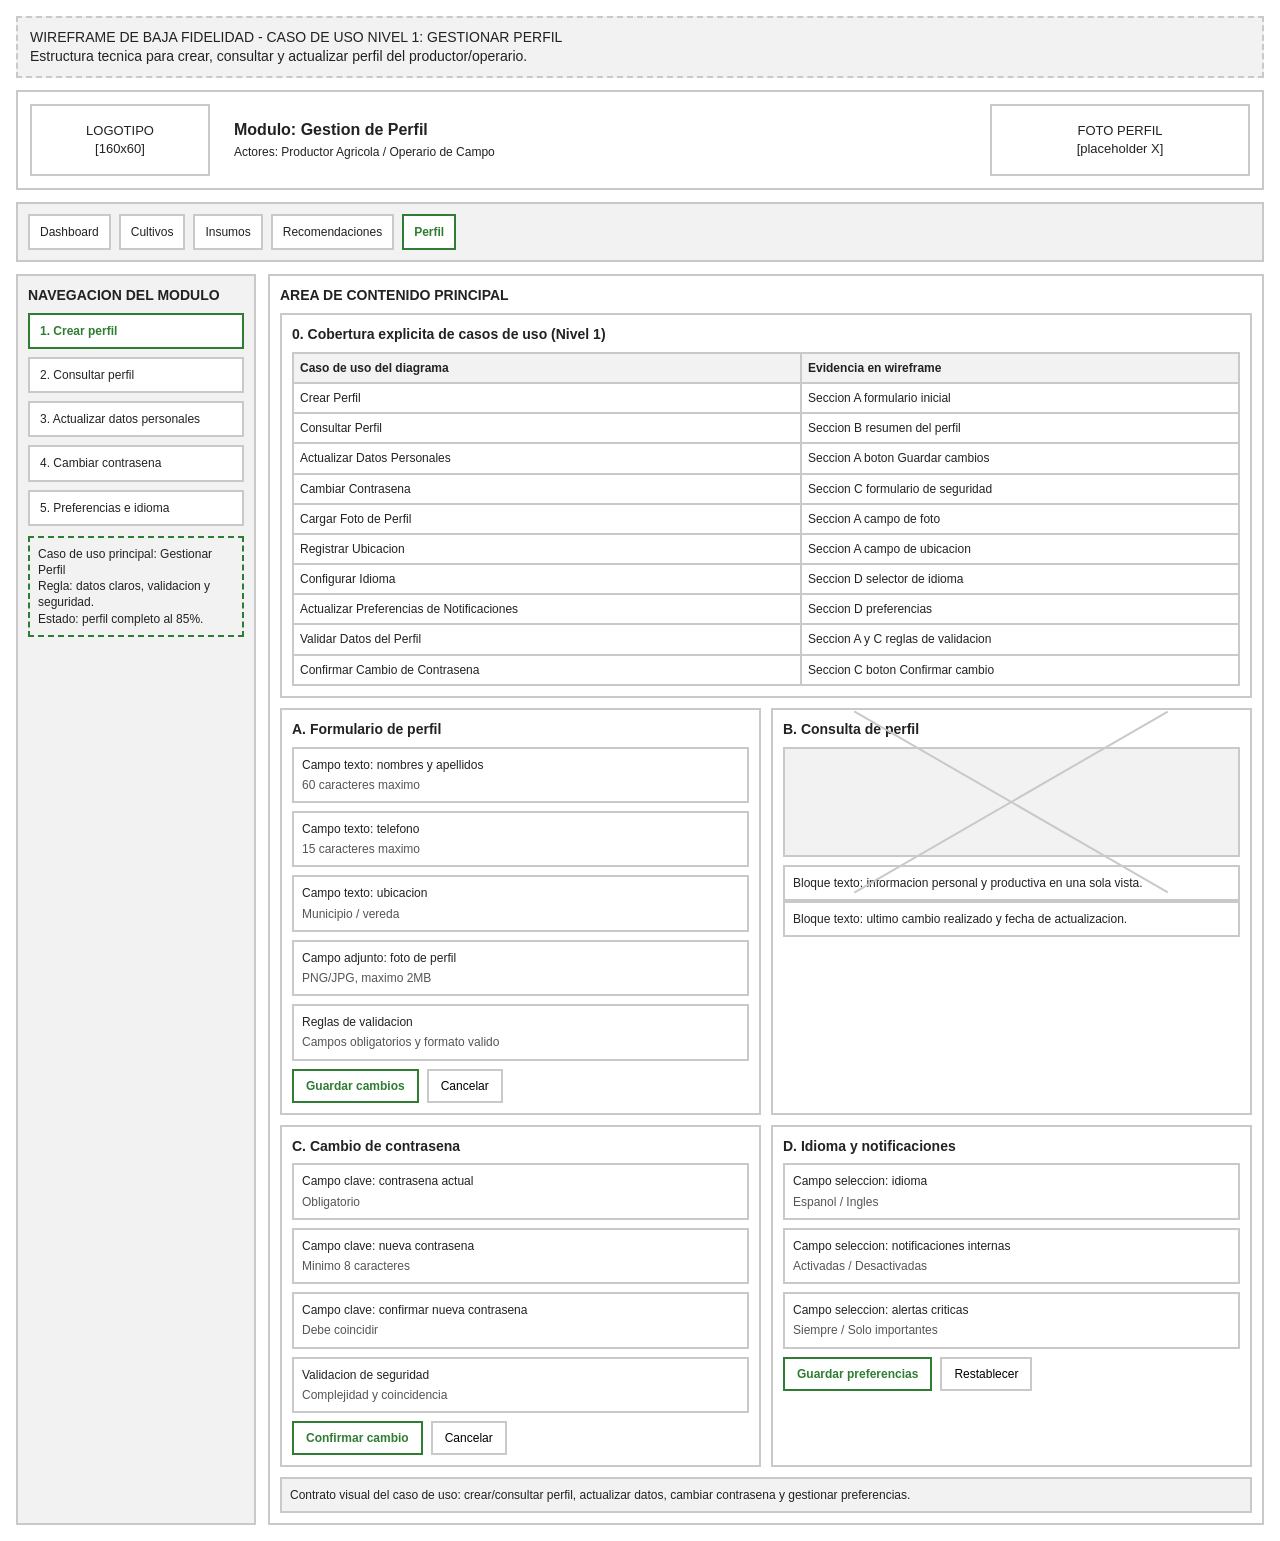
<file: 04-Mockup/wireframe-perfil.html>
<!DOCTYPE html>
<html lang="es">
<head>
  <meta charset="UTF-8" />
  <meta name="viewport" content="width=device-width, initial-scale=1.0" />
  <title>Wireframe - Gestion de Perfil</title>
  <link rel="stylesheet" href="wireframe-web.css" />
</head>
<body>
  <main class="app">
    <section class="frame-title">
      WIREFRAME DE BAJA FIDELIDAD - CASO DE USO NIVEL 1: GESTIONAR PERFIL
      <br />
      Estructura tecnica para crear, consultar y actualizar perfil del productor/operario.
    </section>

    <header class="header">
      <div class="box">LOGOTIPO<br />[160x60]</div>
      <div class="company">
        <strong>Modulo: Gestion de Perfil</strong>
        <span>Actores: Productor Agricola / Operario de Campo</span>
      </div>
      <div class="box">FOTO PERFIL<br />[placeholder X]</div>
    </header>

    <nav class="top-nav" aria-label="Navegacion principal">
      <div class="nav-list">
        <div class="nav">Dashboard</div>
        <div class="nav">Cultivos</div>
        <div class="nav">Insumos</div>
        <div class="nav">Recomendaciones</div>
        <div class="nav active">Perfil</div>
      </div>
    </nav>

    <section class="layout">
      <aside class="sidebar">
        <h3>NAVEGACION DEL MODULO</h3>
        <div class="side-menu">
          <div class="nav active">1. Crear perfil</div>
          <div class="nav">2. Consultar perfil</div>
          <div class="nav">3. Actualizar datos personales</div>
          <div class="nav">4. Cambiar contrasena</div>
          <div class="nav">5. Preferencias e idioma</div>
        </div>

        <div class="state-card">
          Caso de uso principal: Gestionar Perfil
          <br />
          Regla: datos claros, validacion y seguridad.
          <br />
          Estado: perfil completo al 85%.
        </div>
      </aside>

      <section class="main">
        <h3>AREA DE CONTENIDO PRINCIPAL</h3>

        <article class="panel" style="margin-bottom: 10px;">
          <h4>0. Cobertura explicita de casos de uso (Nivel 1)</h4>
          <table class="table" aria-label="Cobertura de casos de uso de perfil">
            <thead>
              <tr>
                <th>Caso de uso del diagrama</th>
                <th>Evidencia en wireframe</th>
              </tr>
            </thead>
            <tbody>
              <tr><td>Crear Perfil</td><td>Seccion A formulario inicial</td></tr>
              <tr><td>Consultar Perfil</td><td>Seccion B resumen del perfil</td></tr>
              <tr><td>Actualizar Datos Personales</td><td>Seccion A boton Guardar cambios</td></tr>
              <tr><td>Cambiar Contrasena</td><td>Seccion C formulario de seguridad</td></tr>
              <tr><td>Cargar Foto de Perfil</td><td>Seccion A campo de foto</td></tr>
              <tr><td>Registrar Ubicacion</td><td>Seccion A campo de ubicacion</td></tr>
              <tr><td>Configurar Idioma</td><td>Seccion D selector de idioma</td></tr>
              <tr><td>Actualizar Preferencias de Notificaciones</td><td>Seccion D preferencias</td></tr>
              <tr><td>Validar Datos del Perfil</td><td>Seccion A y C reglas de validacion</td></tr>
              <tr><td>Confirmar Cambio de Contrasena</td><td>Seccion C boton Confirmar cambio</td></tr>
            </tbody>
          </table>
        </article>

        <div class="grid">
          <article class="panel">
            <h4>A. Formulario de perfil</h4>
            <div class="rows">
              <div class="field">Campo texto: nombres y apellidos<span class="spec">60 caracteres maximo</span></div>
              <div class="field">Campo texto: telefono<span class="spec">15 caracteres maximo</span></div>
              <div class="field">Campo texto: ubicacion<span class="spec">Municipio / vereda</span></div>
              <div class="field">Campo adjunto: foto de perfil<span class="spec">PNG/JPG, maximo 2MB</span></div>
              <div class="field">Reglas de validacion<span class="spec">Campos obligatorios y formato valido</span></div>
            </div>
            <div class="actions">
              <button class="button primary" type="button">Guardar cambios</button>
              <button class="button" type="button">Cancelar</button>
            </div>
          </article>

          <article class="panel">
            <h4>B. Consulta de perfil</h4>
            <div class="placeholder" aria-label="Placeholder de consulta de perfil"></div>
            <div class="field">Bloque texto: informacion personal y productiva en una sola vista.</div>
            <div class="field">Bloque texto: ultimo cambio realizado y fecha de actualizacion.</div>
          </article>
        </div>

        <div class="grid">
          <article class="panel">
            <h4>C. Cambio de contrasena</h4>
            <div class="rows">
              <div class="field">Campo clave: contrasena actual<span class="spec">Obligatorio</span></div>
              <div class="field">Campo clave: nueva contrasena<span class="spec">Minimo 8 caracteres</span></div>
              <div class="field">Campo clave: confirmar nueva contrasena<span class="spec">Debe coincidir</span></div>
              <div class="field">Validacion de seguridad<span class="spec">Complejidad y coincidencia</span></div>
            </div>
            <div class="actions">
              <button class="button primary" type="button">Confirmar cambio</button>
              <button class="button" type="button">Cancelar</button>
            </div>
          </article>

          <article class="panel">
            <h4>D. Idioma y notificaciones</h4>
            <div class="rows">
              <div class="field">Campo seleccion: idioma<span class="spec">Espanol / Ingles</span></div>
              <div class="field">Campo seleccion: notificaciones internas<span class="spec">Activadas / Desactivadas</span></div>
              <div class="field">Campo seleccion: alertas criticas<span class="spec">Siempre / Solo importantes</span></div>
            </div>
            <div class="actions">
              <button class="button primary" type="button">Guardar preferencias</button>
              <button class="button" type="button">Restablecer</button>
            </div>
          </article>
        </div>

        <div class="note">
          Contrato visual del caso de uso: crear/consultar perfil, actualizar datos, cambiar contrasena y gestionar preferencias.
        </div>
      </section>
    </section>
  </main>
</body>
</html>
</file>
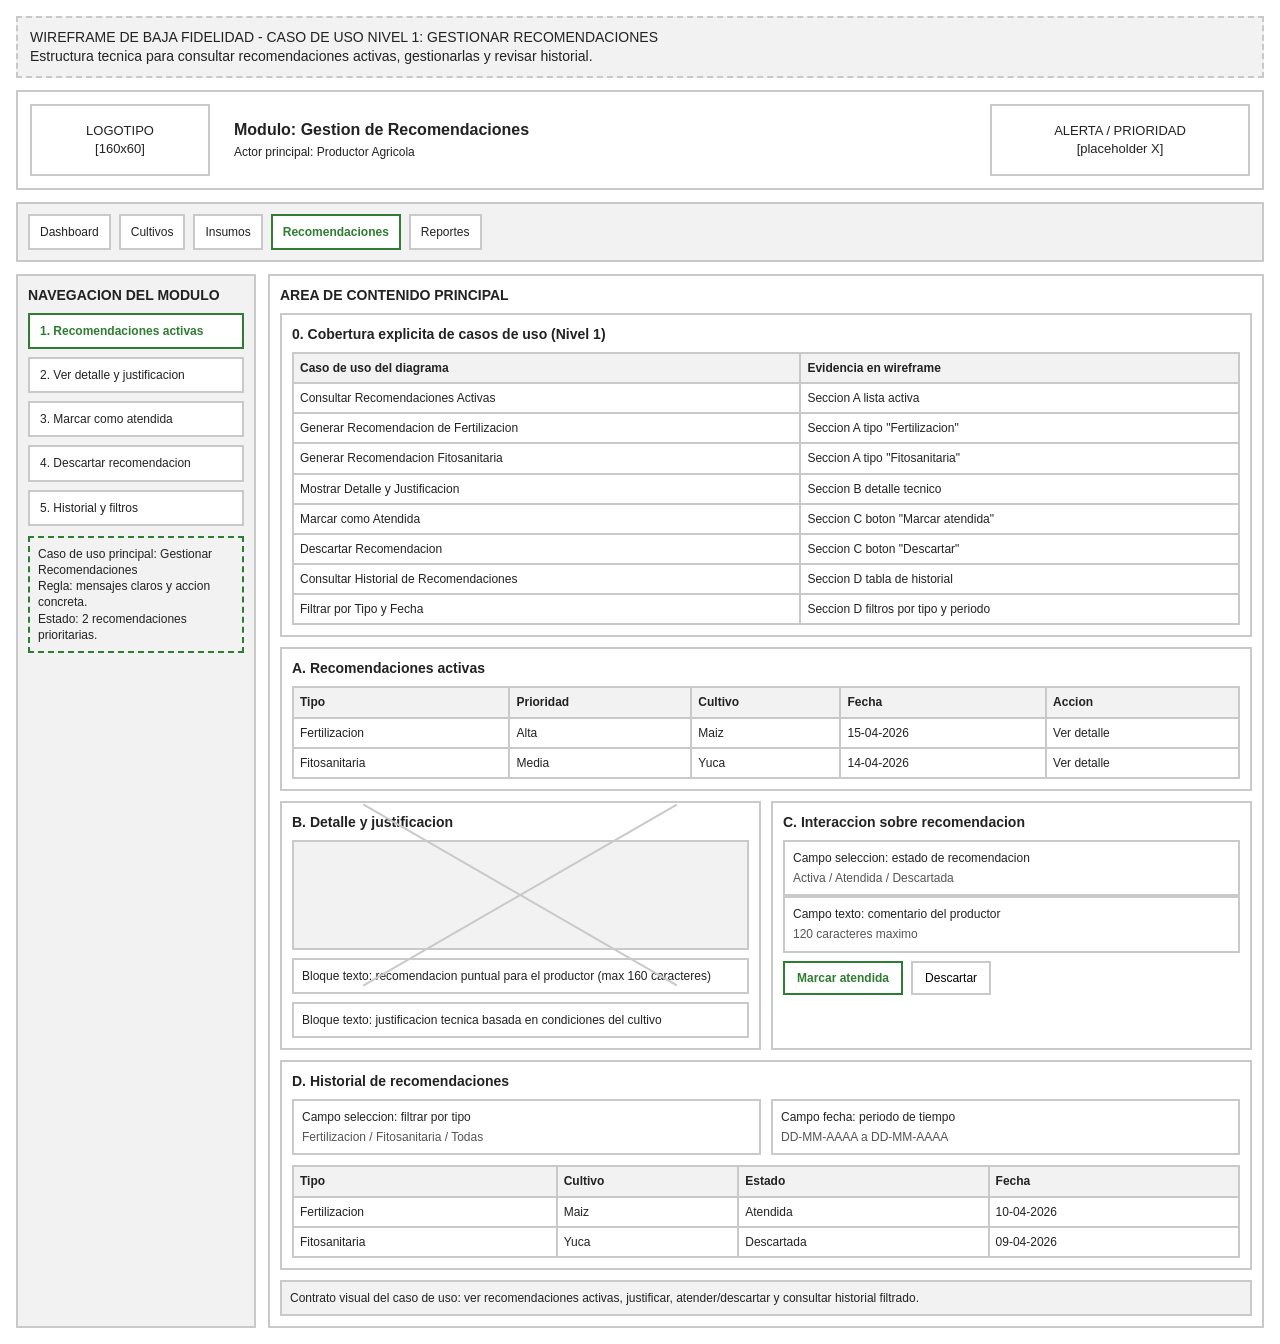
<file: 04-Mockup/wireframe-recomendaciones.html>
<!DOCTYPE html>
<html lang="es">
<head>
  <meta charset="UTF-8" />
  <meta name="viewport" content="width=device-width, initial-scale=1.0" />
  <title>Wireframe - Gestion de Recomendaciones</title>
  <link rel="stylesheet" href="wireframe-web.css" />
</head>
<body>
  <main class="app">
    <section class="frame-title">
      WIREFRAME DE BAJA FIDELIDAD - CASO DE USO NIVEL 1: GESTIONAR RECOMENDACIONES
      <br />
      Estructura tecnica para consultar recomendaciones activas, gestionarlas y revisar historial.
    </section>

    <header class="header">
      <div class="box">LOGOTIPO<br />[160x60]</div>
      <div class="company">
        <strong>Modulo: Gestion de Recomendaciones</strong>
        <span>Actor principal: Productor Agricola</span>
      </div>
      <div class="box">ALERTA / PRIORIDAD<br />[placeholder X]</div>
    </header>

    <nav class="top-nav" aria-label="Navegacion principal">
      <div class="nav-list">
        <div class="nav">Dashboard</div>
        <div class="nav">Cultivos</div>
        <div class="nav">Insumos</div>
        <div class="nav active">Recomendaciones</div>
        <div class="nav">Reportes</div>
      </div>
    </nav>

    <section class="layout">
      <aside class="sidebar">
        <h3>NAVEGACION DEL MODULO</h3>
        <div class="side-menu">
          <div class="nav active">1. Recomendaciones activas</div>
          <div class="nav">2. Ver detalle y justificacion</div>
          <div class="nav">3. Marcar como atendida</div>
          <div class="nav">4. Descartar recomendacion</div>
          <div class="nav">5. Historial y filtros</div>
        </div>

        <div class="state-card">
          Caso de uso principal: Gestionar Recomendaciones
          <br />
          Regla: mensajes claros y accion concreta.
          <br />
          Estado: 2 recomendaciones prioritarias.
        </div>
      </aside>

      <section class="main">
        <h3>AREA DE CONTENIDO PRINCIPAL</h3>

        <article class="panel" style="margin-bottom: 10px;">
          <h4>0. Cobertura explicita de casos de uso (Nivel 1)</h4>
          <table class="table" aria-label="Cobertura de casos de uso de recomendaciones">
            <thead>
              <tr>
                <th>Caso de uso del diagrama</th>
                <th>Evidencia en wireframe</th>
              </tr>
            </thead>
            <tbody>
              <tr><td>Consultar Recomendaciones Activas</td><td>Seccion A lista activa</td></tr>
              <tr><td>Generar Recomendacion de Fertilizacion</td><td>Seccion A tipo "Fertilizacion"</td></tr>
              <tr><td>Generar Recomendacion Fitosanitaria</td><td>Seccion A tipo "Fitosanitaria"</td></tr>
              <tr><td>Mostrar Detalle y Justificacion</td><td>Seccion B detalle tecnico</td></tr>
              <tr><td>Marcar como Atendida</td><td>Seccion C boton "Marcar atendida"</td></tr>
              <tr><td>Descartar Recomendacion</td><td>Seccion C boton "Descartar"</td></tr>
              <tr><td>Consultar Historial de Recomendaciones</td><td>Seccion D tabla de historial</td></tr>
              <tr><td>Filtrar por Tipo y Fecha</td><td>Seccion D filtros por tipo y periodo</td></tr>
            </tbody>
          </table>
        </article>

        <article class="panel" style="margin-bottom: 10px;">
          <h4>A. Recomendaciones activas</h4>
          <table class="table" aria-label="Tabla de recomendaciones activas">
            <thead>
              <tr>
                <th>Tipo</th>
                <th>Prioridad</th>
                <th>Cultivo</th>
                <th>Fecha</th>
                <th>Accion</th>
              </tr>
            </thead>
            <tbody>
              <tr>
                <td>Fertilizacion</td>
                <td>Alta</td>
                <td>Maiz</td>
                <td>15-04-2026</td>
                <td>Ver detalle</td>
              </tr>
              <tr>
                <td>Fitosanitaria</td>
                <td>Media</td>
                <td>Yuca</td>
                <td>14-04-2026</td>
                <td>Ver detalle</td>
              </tr>
            </tbody>
          </table>
        </article>

        <div class="grid">
          <article class="panel">
            <h4>B. Detalle y justificacion</h4>
            <div class="placeholder" aria-label="Placeholder de detalle de recomendacion"></div>
            <div class="rows">
              <div class="field">Bloque texto: recomendacion puntual para el productor (max 160 caracteres)</div>
              <div class="field">Bloque texto: justificacion tecnica basada en condiciones del cultivo</div>
            </div>
          </article>

          <article class="panel">
            <h4>C. Interaccion sobre recomendacion</h4>
            <div class="field">Campo seleccion: estado de recomendacion<span class="spec">Activa / Atendida / Descartada</span></div>
            <div class="field">Campo texto: comentario del productor<span class="spec">120 caracteres maximo</span></div>
            <div class="actions">
              <button class="button primary" type="button">Marcar atendida</button>
              <button class="button" type="button">Descartar</button>
            </div>
          </article>
        </div>

        <article class="panel" style="margin-top: 10px;">
          <h4>D. Historial de recomendaciones</h4>
          <div class="grid">
            <div class="field">Campo seleccion: filtrar por tipo<span class="spec">Fertilizacion / Fitosanitaria / Todas</span></div>
            <div class="field">Campo fecha: periodo de tiempo<span class="spec">DD-MM-AAAA a DD-MM-AAAA</span></div>
          </div>
          <table class="table" aria-label="Tabla de historial de recomendaciones">
            <thead>
              <tr>
                <th>Tipo</th>
                <th>Cultivo</th>
                <th>Estado</th>
                <th>Fecha</th>
              </tr>
            </thead>
            <tbody>
              <tr>
                <td>Fertilizacion</td>
                <td>Maiz</td>
                <td>Atendida</td>
                <td>10-04-2026</td>
              </tr>
              <tr>
                <td>Fitosanitaria</td>
                <td>Yuca</td>
                <td>Descartada</td>
                <td>09-04-2026</td>
              </tr>
            </tbody>
          </table>
        </article>

        <div class="note">
          Contrato visual del caso de uso: ver recomendaciones activas, justificar, atender/descartar y consultar historial filtrado.
        </div>
      </section>
    </section>
  </main>
</body>
</html>
</file>
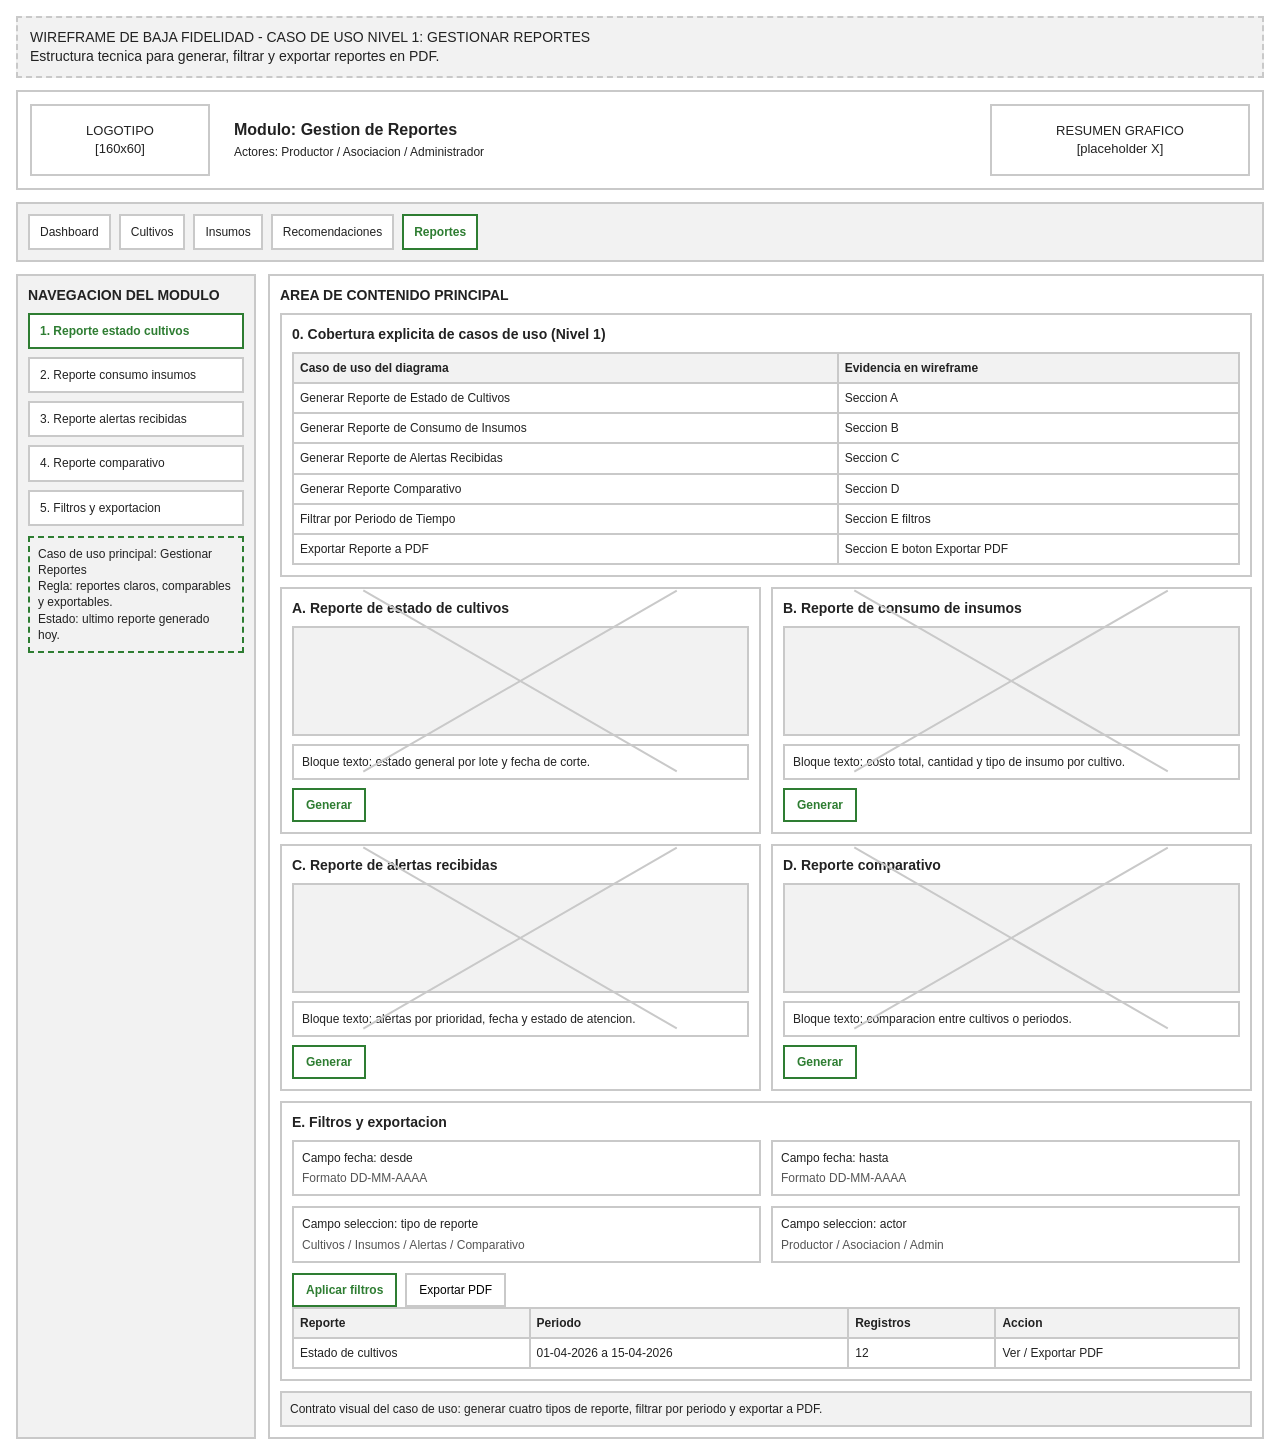
<file: 04-Mockup/wireframe-reportes.html>
<!DOCTYPE html>
<html lang="es">
<head>
  <meta charset="UTF-8" />
  <meta name="viewport" content="width=device-width, initial-scale=1.0" />
  <title>Wireframe - Gestion de Reportes</title>
  <link rel="stylesheet" href="wireframe-web.css" />
</head>
<body>
  <main class="app">
    <section class="frame-title">
      WIREFRAME DE BAJA FIDELIDAD - CASO DE USO NIVEL 1: GESTIONAR REPORTES
      <br />
      Estructura tecnica para generar, filtrar y exportar reportes en PDF.
    </section>

    <header class="header">
      <div class="box">LOGOTIPO<br />[160x60]</div>
      <div class="company">
        <strong>Modulo: Gestion de Reportes</strong>
        <span>Actores: Productor / Asociacion / Administrador</span>
      </div>
      <div class="box">RESUMEN GRAFICO<br />[placeholder X]</div>
    </header>

    <nav class="top-nav" aria-label="Navegacion principal">
      <div class="nav-list">
        <div class="nav">Dashboard</div>
        <div class="nav">Cultivos</div>
        <div class="nav">Insumos</div>
        <div class="nav">Recomendaciones</div>
        <div class="nav active">Reportes</div>
      </div>
    </nav>

    <section class="layout">
      <aside class="sidebar">
        <h3>NAVEGACION DEL MODULO</h3>
        <div class="side-menu">
          <div class="nav active">1. Reporte estado cultivos</div>
          <div class="nav">2. Reporte consumo insumos</div>
          <div class="nav">3. Reporte alertas recibidas</div>
          <div class="nav">4. Reporte comparativo</div>
          <div class="nav">5. Filtros y exportacion</div>
        </div>

        <div class="state-card">
          Caso de uso principal: Gestionar Reportes
          <br />
          Regla: reportes claros, comparables y exportables.
          <br />
          Estado: ultimo reporte generado hoy.
        </div>
      </aside>

      <section class="main">
        <h3>AREA DE CONTENIDO PRINCIPAL</h3>

        <article class="panel" style="margin-bottom: 10px;">
          <h4>0. Cobertura explicita de casos de uso (Nivel 1)</h4>
          <table class="table" aria-label="Cobertura de casos de uso de reportes">
            <thead>
              <tr>
                <th>Caso de uso del diagrama</th>
                <th>Evidencia en wireframe</th>
              </tr>
            </thead>
            <tbody>
              <tr><td>Generar Reporte de Estado de Cultivos</td><td>Seccion A</td></tr>
              <tr><td>Generar Reporte de Consumo de Insumos</td><td>Seccion B</td></tr>
              <tr><td>Generar Reporte de Alertas Recibidas</td><td>Seccion C</td></tr>
              <tr><td>Generar Reporte Comparativo</td><td>Seccion D</td></tr>
              <tr><td>Filtrar por Periodo de Tiempo</td><td>Seccion E filtros</td></tr>
              <tr><td>Exportar Reporte a PDF</td><td>Seccion E boton Exportar PDF</td></tr>
            </tbody>
          </table>
        </article>

        <div class="grid">
          <article class="panel">
            <h4>A. Reporte de estado de cultivos</h4>
            <div class="placeholder" aria-label="Placeholder reporte estado cultivos"></div>
            <div class="field">Bloque texto: estado general por lote y fecha de corte.</div>
            <div class="actions">
              <button class="button primary" type="button">Generar</button>
            </div>
          </article>

          <article class="panel">
            <h4>B. Reporte de consumo de insumos</h4>
            <div class="placeholder" aria-label="Placeholder reporte consumo insumos"></div>
            <div class="field">Bloque texto: costo total, cantidad y tipo de insumo por cultivo.</div>
            <div class="actions">
              <button class="button primary" type="button">Generar</button>
            </div>
          </article>
        </div>

        <div class="grid">
          <article class="panel">
            <h4>C. Reporte de alertas recibidas</h4>
            <div class="placeholder" aria-label="Placeholder reporte alertas"></div>
            <div class="field">Bloque texto: alertas por prioridad, fecha y estado de atencion.</div>
            <div class="actions">
              <button class="button primary" type="button">Generar</button>
            </div>
          </article>

          <article class="panel">
            <h4>D. Reporte comparativo</h4>
            <div class="placeholder" aria-label="Placeholder reporte comparativo"></div>
            <div class="field">Bloque texto: comparacion entre cultivos o periodos.</div>
            <div class="actions">
              <button class="button primary" type="button">Generar</button>
            </div>
          </article>
        </div>

        <article class="panel" style="margin-top: 10px;">
          <h4>E. Filtros y exportacion</h4>
          <div class="grid">
            <div class="field">Campo fecha: desde<span class="spec">Formato DD-MM-AAAA</span></div>
            <div class="field">Campo fecha: hasta<span class="spec">Formato DD-MM-AAAA</span></div>
            <div class="field">Campo seleccion: tipo de reporte<span class="spec">Cultivos / Insumos / Alertas / Comparativo</span></div>
            <div class="field">Campo seleccion: actor<span class="spec">Productor / Asociacion / Admin</span></div>
          </div>
          <div class="actions">
            <button class="button primary" type="button">Aplicar filtros</button>
            <button class="button" type="button">Exportar PDF</button>
          </div>

          <table class="table" aria-label="Tabla resumen de resultados">
            <thead>
              <tr>
                <th>Reporte</th>
                <th>Periodo</th>
                <th>Registros</th>
                <th>Accion</th>
              </tr>
            </thead>
            <tbody>
              <tr>
                <td>Estado de cultivos</td>
                <td>01-04-2026 a 15-04-2026</td>
                <td>12</td>
                <td>Ver / Exportar PDF</td>
              </tr>
            </tbody>
          </table>
        </article>

        <div class="note">
          Contrato visual del caso de uso: generar cuatro tipos de reporte, filtrar por periodo y exportar a PDF.
        </div>
      </section>
    </section>
  </main>
</body>
</html>
</file>
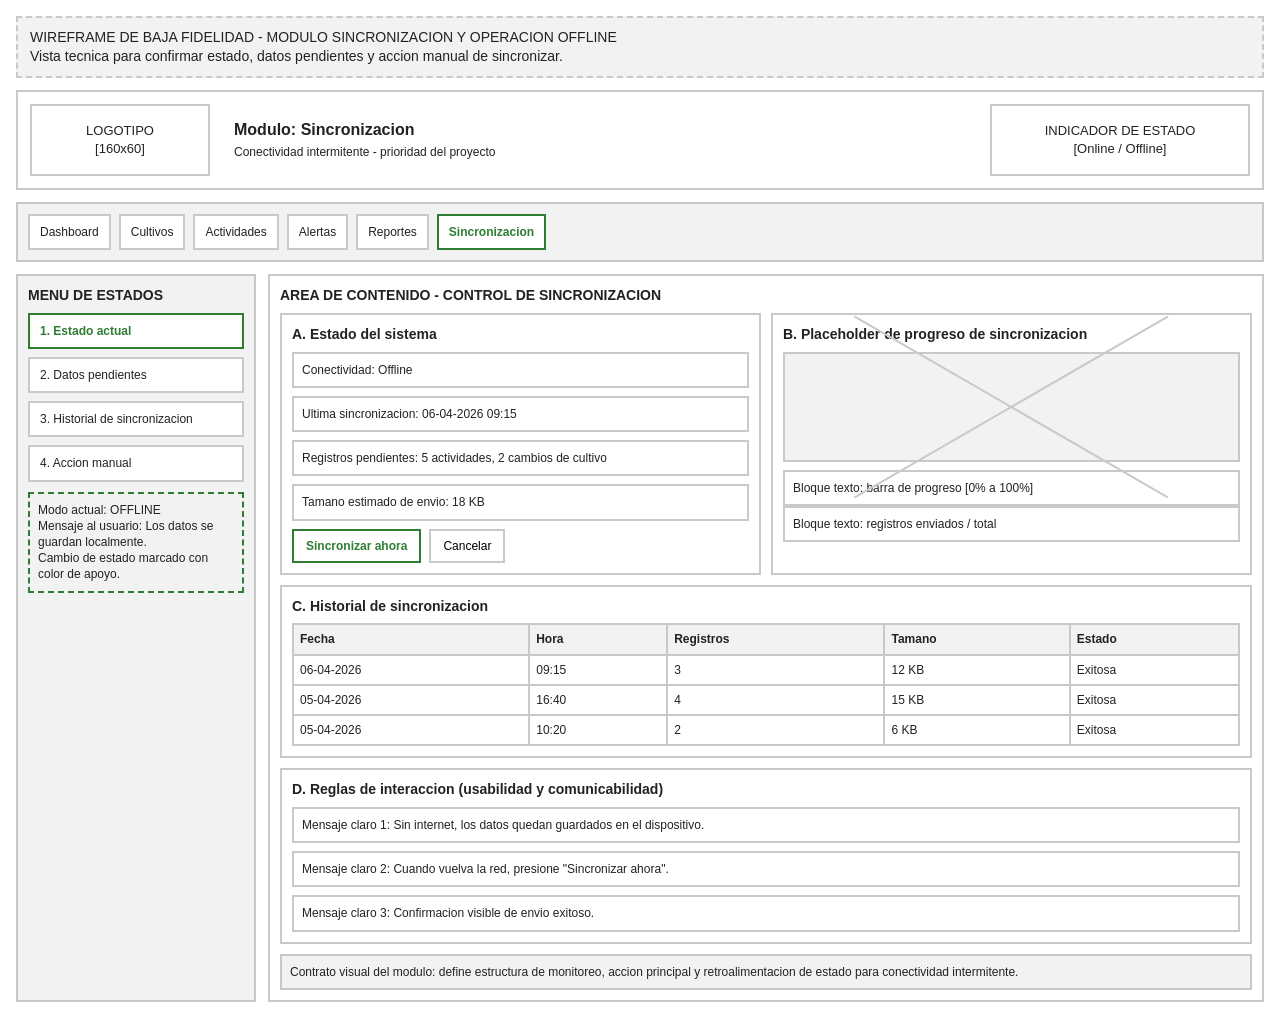
<file: 04-Mockup/wireframe-sincronizacion.html>
<!DOCTYPE html>
<html lang="es">
<head>
  <meta charset="UTF-8" />
  <meta name="viewport" content="width=device-width, initial-scale=1.0" />
  <title>Wireframe - Sincronizacion y Offline</title>
  <link rel="stylesheet" href="wireframe-web.css" />
</head>
<body>
  <main class="app">
    <section class="frame-title">
      WIREFRAME DE BAJA FIDELIDAD - MODULO SINCRONIZACION Y OPERACION OFFLINE
      <br />
      Vista tecnica para confirmar estado, datos pendientes y accion manual de sincronizar.
    </section>

    <header class="header">
      <div class="box">LOGOTIPO<br />[160x60]</div>
      <div class="company">
        <strong>Modulo: Sincronizacion</strong>
        <span>Conectividad intermitente - prioridad del proyecto</span>
      </div>
      <div class="box">INDICADOR DE ESTADO<br />[Online / Offline]</div>
    </header>

    <nav class="top-nav" aria-label="Navegacion principal">
      <div class="nav-list">
        <div class="nav">Dashboard</div>
        <div class="nav">Cultivos</div>
        <div class="nav">Actividades</div>
        <div class="nav">Alertas</div>
        <div class="nav">Reportes</div>
        <div class="nav active">Sincronizacion</div>
      </div>
    </nav>

    <section class="layout">
      <aside class="sidebar">
        <h3>MENU DE ESTADOS</h3>
        <div class="side-menu">
          <div class="nav active">1. Estado actual</div>
          <div class="nav">2. Datos pendientes</div>
          <div class="nav">3. Historial de sincronizacion</div>
          <div class="nav">4. Accion manual</div>
        </div>

        <div class="state-card">
          Modo actual: OFFLINE
          <br />
          Mensaje al usuario: Los datos se guardan localmente.
          <br />
          Cambio de estado marcado con color de apoyo.
        </div>
      </aside>

      <section class="main">
        <h3>AREA DE CONTENIDO - CONTROL DE SINCRONIZACION</h3>

        <div class="grid">
          <article class="panel">
            <h4>A. Estado del sistema</h4>
            <div class="rows">
              <div class="field">Conectividad: Offline</div>
              <div class="field">Ultima sincronizacion: 06-04-2026 09:15</div>
              <div class="field">Registros pendientes: 5 actividades, 2 cambios de cultivo</div>
              <div class="field">Tamano estimado de envio: 18 KB</div>
            </div>
            <div class="actions">
              <button class="button primary" type="button">Sincronizar ahora</button>
              <button class="button" type="button">Cancelar</button>
            </div>
          </article>

          <article class="panel">
            <h4>B. Placeholder de progreso de sincronizacion</h4>
            <div class="placeholder" aria-label="Placeholder de progreso"></div>
            <div class="field">Bloque texto: barra de progreso [0% a 100%]</div>
            <div class="field">Bloque texto: registros enviados / total</div>
          </article>
        </div>

        <article class="panel" style="margin-bottom: 10px;">
          <h4>C. Historial de sincronizacion</h4>
          <table class="table" aria-label="Tabla de historial de sincronizacion">
            <thead>
              <tr>
                <th>Fecha</th>
                <th>Hora</th>
                <th>Registros</th>
                <th>Tamano</th>
                <th>Estado</th>
              </tr>
            </thead>
            <tbody>
              <tr>
                <td>06-04-2026</td>
                <td>09:15</td>
                <td>3</td>
                <td>12 KB</td>
                <td>Exitosa</td>
              </tr>
              <tr>
                <td>05-04-2026</td>
                <td>16:40</td>
                <td>4</td>
                <td>15 KB</td>
                <td>Exitosa</td>
              </tr>
              <tr>
                <td>05-04-2026</td>
                <td>10:20</td>
                <td>2</td>
                <td>6 KB</td>
                <td>Exitosa</td>
              </tr>
            </tbody>
          </table>
        </article>

        <article class="panel">
          <h4>D. Reglas de interaccion (usabilidad y comunicabilidad)</h4>
          <div class="rows">
            <div class="field">Mensaje claro 1: Sin internet, los datos quedan guardados en el dispositivo.</div>
            <div class="field">Mensaje claro 2: Cuando vuelva la red, presione "Sincronizar ahora".</div>
            <div class="field">Mensaje claro 3: Confirmacion visible de envio exitoso.</div>
          </div>
        </article>

        <div class="note">
          Contrato visual del modulo: define estructura de monitoreo, accion principal y retroalimentacion de estado para conectividad intermitente.
        </div>
      </section>
    </section>
  </main>
</body>
</html>
</file>
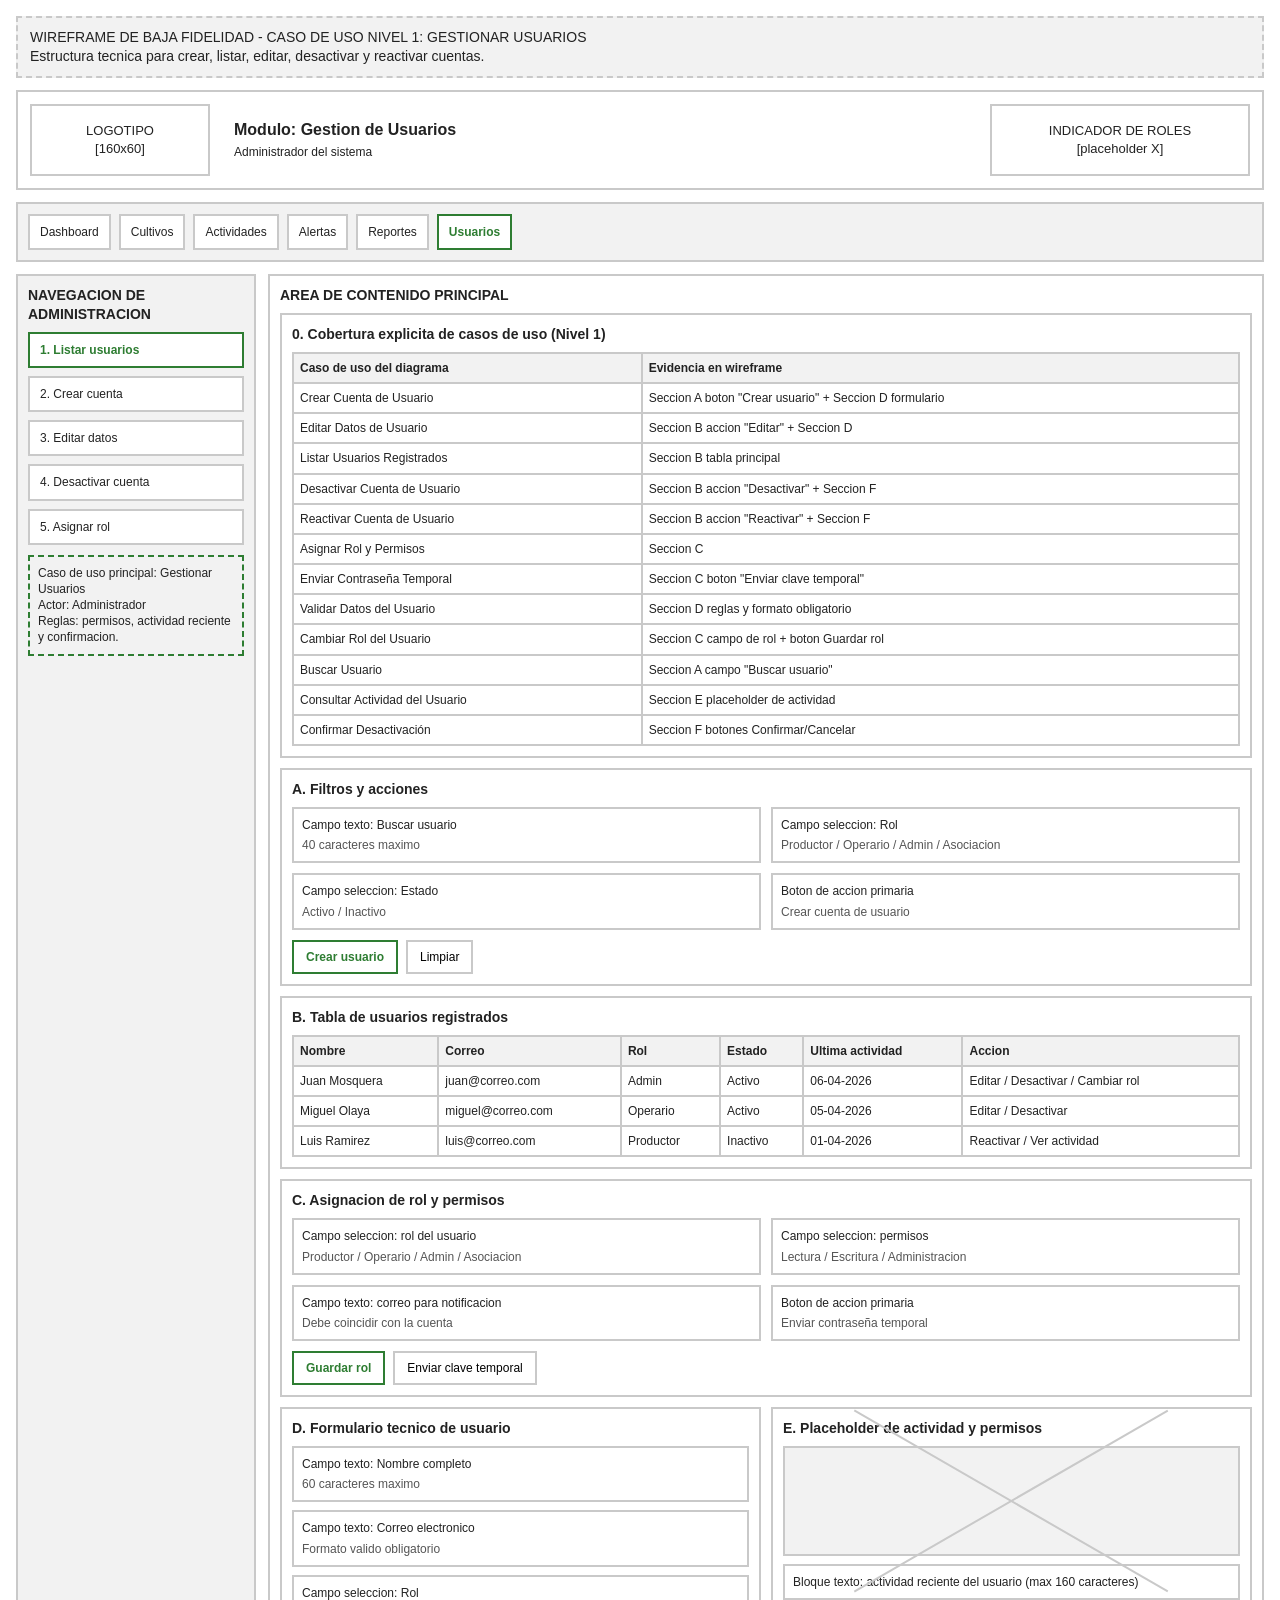
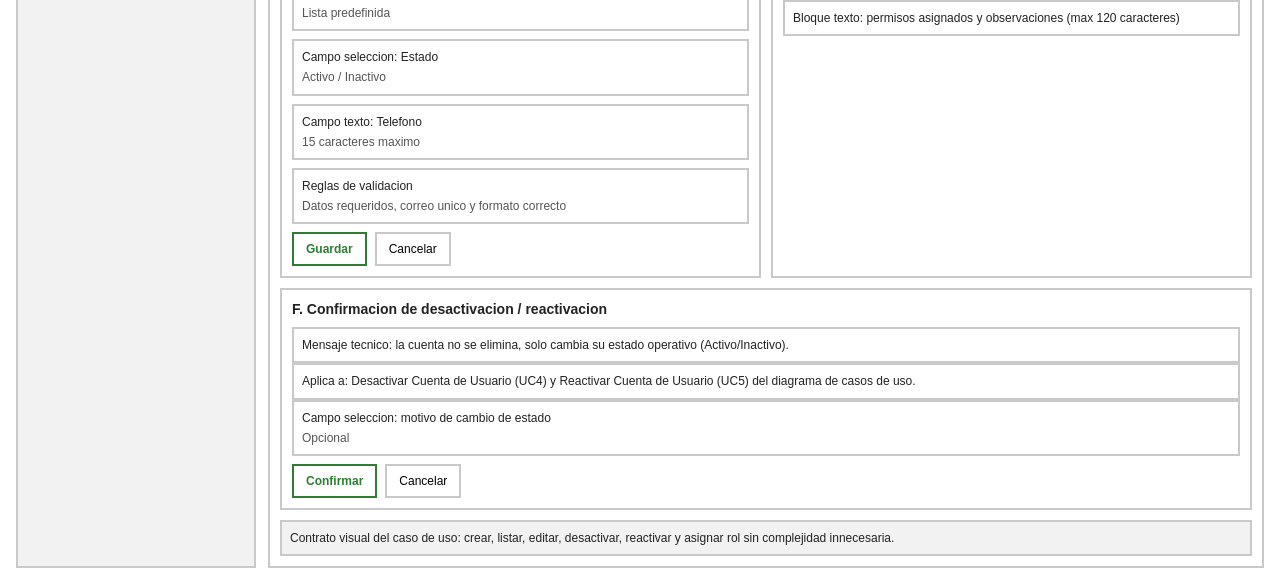
<file: 04-Mockup/wireframe-usuarios.html>
<!DOCTYPE html>
<html lang="es">
<head>
  <meta charset="UTF-8" />
  <meta name="viewport" content="width=device-width, initial-scale=1.0" />
  <title>Wireframe - Gestion de Usuarios</title>
  <link rel="stylesheet" href="wireframe-web.css" />
</head>
<body>
  <main class="app">
    <section class="frame-title">
      WIREFRAME DE BAJA FIDELIDAD - CASO DE USO NIVEL 1: GESTIONAR USUARIOS
      <br />
      Estructura tecnica para crear, listar, editar, desactivar y reactivar cuentas.
    </section>

    <header class="header">
      <div class="box">LOGOTIPO<br />[160x60]</div>
      <div class="company">
        <strong>Modulo: Gestion de Usuarios</strong>
        <span>Administrador del sistema</span>
      </div>
      <div class="box">INDICADOR DE ROLES<br />[placeholder X]</div>
    </header>

    <nav class="top-nav" aria-label="Navegacion principal">
      <div class="nav-list">
        <div class="nav">Dashboard</div>
        <div class="nav">Cultivos</div>
        <div class="nav">Actividades</div>
        <div class="nav">Alertas</div>
        <div class="nav">Reportes</div>
        <div class="nav active">Usuarios</div>
      </div>
    </nav>

    <section class="layout">
      <aside class="sidebar">
        <h3>NAVEGACION DE ADMINISTRACION</h3>
        <div class="side-menu">
          <div class="nav active">1. Listar usuarios</div>
          <div class="nav">2. Crear cuenta</div>
          <div class="nav">3. Editar datos</div>
          <div class="nav">4. Desactivar cuenta</div>
          <div class="nav">5. Asignar rol</div>
        </div>

        <div class="state-card">
          Caso de uso principal: Gestionar Usuarios
          <br />
          Actor: Administrador
          <br />
          Reglas: permisos, actividad reciente y confirmacion.
        </div>
      </aside>

      <section class="main">
        <h3>AREA DE CONTENIDO PRINCIPAL</h3>

        <article class="panel" style="margin-bottom: 10px;">
          <h4>0. Cobertura explicita de casos de uso (Nivel 1)</h4>
          <table class="table" aria-label="Cobertura de casos de uso de usuarios">
            <thead>
              <tr>
                <th>Caso de uso del diagrama</th>
                <th>Evidencia en wireframe</th>
              </tr>
            </thead>
            <tbody>
              <tr><td>Crear Cuenta de Usuario</td><td>Seccion A boton "Crear usuario" + Seccion D formulario</td></tr>
              <tr><td>Editar Datos de Usuario</td><td>Seccion B accion "Editar" + Seccion D</td></tr>
              <tr><td>Listar Usuarios Registrados</td><td>Seccion B tabla principal</td></tr>
              <tr><td>Desactivar Cuenta de Usuario</td><td>Seccion B accion "Desactivar" + Seccion F</td></tr>
              <tr><td>Reactivar Cuenta de Usuario</td><td>Seccion B accion "Reactivar" + Seccion F</td></tr>
              <tr><td>Asignar Rol y Permisos</td><td>Seccion C</td></tr>
              <tr><td>Enviar Contraseña Temporal</td><td>Seccion C boton "Enviar clave temporal"</td></tr>
              <tr><td>Validar Datos del Usuario</td><td>Seccion D reglas y formato obligatorio</td></tr>
              <tr><td>Cambiar Rol del Usuario</td><td>Seccion C campo de rol + boton Guardar rol</td></tr>
              <tr><td>Buscar Usuario</td><td>Seccion A campo "Buscar usuario"</td></tr>
              <tr><td>Consultar Actividad del Usuario</td><td>Seccion E placeholder de actividad</td></tr>
              <tr><td>Confirmar Desactivación</td><td>Seccion F botones Confirmar/Cancelar</td></tr>
            </tbody>
          </table>
        </article>

        <article class="panel" style="margin-bottom: 10px;">
          <h4>A. Filtros y acciones</h4>
          <div class="grid">
            <div class="field">Campo texto: Buscar usuario<span class="spec">40 caracteres maximo</span></div>
            <div class="field">Campo seleccion: Rol<span class="spec">Productor / Operario / Admin / Asociacion</span></div>
            <div class="field">Campo seleccion: Estado<span class="spec">Activo / Inactivo</span></div>
            <div class="field">Boton de accion primaria<span class="spec">Crear cuenta de usuario</span></div>
          </div>
          <div class="actions">
            <button class="button primary" type="button">Crear usuario</button>
            <button class="button" type="button">Limpiar</button>
          </div>
        </article>

        <article class="panel" style="margin-bottom: 10px;">
          <h4>B. Tabla de usuarios registrados</h4>
          <table class="table" aria-label="Tabla de usuarios">
            <thead>
              <tr>
                <th>Nombre</th>
                <th>Correo</th>
                <th>Rol</th>
                <th>Estado</th>
                <th>Ultima actividad</th>
                <th>Accion</th>
              </tr>
            </thead>
            <tbody>
              <tr>
                <td>Juan Mosquera</td>
                <td>juan@correo.com</td>
                <td>Admin</td>
                <td>Activo</td>
                <td>06-04-2026</td>
                <td>Editar / Desactivar / Cambiar rol</td>
              </tr>
              <tr>
                <td>Miguel Olaya</td>
                <td>miguel@correo.com</td>
                <td>Operario</td>
                <td>Activo</td>
                <td>05-04-2026</td>
                <td>Editar / Desactivar</td>
              </tr>
              <tr>
                <td>Luis Ramirez</td>
                <td>luis@correo.com</td>
                <td>Productor</td>
                <td>Inactivo</td>
                <td>01-04-2026</td>
                <td>Reactivar / Ver actividad</td>
              </tr>
            </tbody>
          </table>
        </article>

        <article class="panel" style="margin-bottom: 10px;">
          <h4>C. Asignacion de rol y permisos</h4>
          <div class="grid">
            <div class="field">Campo seleccion: rol del usuario<span class="spec">Productor / Operario / Admin / Asociacion</span></div>
            <div class="field">Campo seleccion: permisos<span class="spec">Lectura / Escritura / Administracion</span></div>
            <div class="field">Campo texto: correo para notificacion<span class="spec">Debe coincidir con la cuenta</span></div>
            <div class="field">Boton de accion primaria<span class="spec">Enviar contraseña temporal</span></div>
          </div>
          <div class="actions">
            <button class="button primary" type="button">Guardar rol</button>
            <button class="button" type="button">Enviar clave temporal</button>
          </div>
        </article>

        <div class="grid">
          <article class="panel">
            <h4>D. Formulario tecnico de usuario</h4>
            <div class="rows">
              <div class="field">Campo texto: Nombre completo<span class="spec">60 caracteres maximo</span></div>
              <div class="field">Campo texto: Correo electronico<span class="spec">Formato valido obligatorio</span></div>
              <div class="field">Campo seleccion: Rol<span class="spec">Lista predefinida</span></div>
              <div class="field">Campo seleccion: Estado<span class="spec">Activo / Inactivo</span></div>
              <div class="field">Campo texto: Telefono<span class="spec">15 caracteres maximo</span></div>
              <div class="field">Reglas de validacion<span class="spec">Datos requeridos, correo unico y formato correcto</span></div>
            </div>
            <div class="actions">
              <button class="button primary" type="button">Guardar</button>
              <button class="button" type="button">Cancelar</button>
            </div>
          </article>

          <article class="panel">
            <h4>E. Placeholder de actividad y permisos</h4>
            <div class="placeholder" aria-label="Placeholder de permisos"></div>
            <div class="field">Bloque texto: actividad reciente del usuario (max 160 caracteres)</div>
            <div class="field">Bloque texto: permisos asignados y observaciones (max 120 caracteres)</div>
          </article>
        </div>

        <article class="panel" style="margin-top: 10px;">
          <h4>F. Confirmacion de desactivacion / reactivacion</h4>
          <div class="field">Mensaje tecnico: la cuenta no se elimina, solo cambia su estado operativo (Activo/Inactivo).</div>
          <div class="field">Aplica a: Desactivar Cuenta de Usuario (UC4) y Reactivar Cuenta de Usuario (UC5) del diagrama de casos de uso.</div>
          <div class="field">Campo seleccion: motivo de cambio de estado<span class="spec">Opcional</span></div>
          <div class="actions">
            <button class="button primary" type="button">Confirmar</button>
            <button class="button" type="button">Cancelar</button>
          </div>
        </article>

        <div class="note">
          Contrato visual del caso de uso: crear, listar, editar, desactivar, reactivar y asignar rol sin complejidad innecesaria.
        </div>
      </section>
    </section>
  </main>
</body>
</html>
</file>
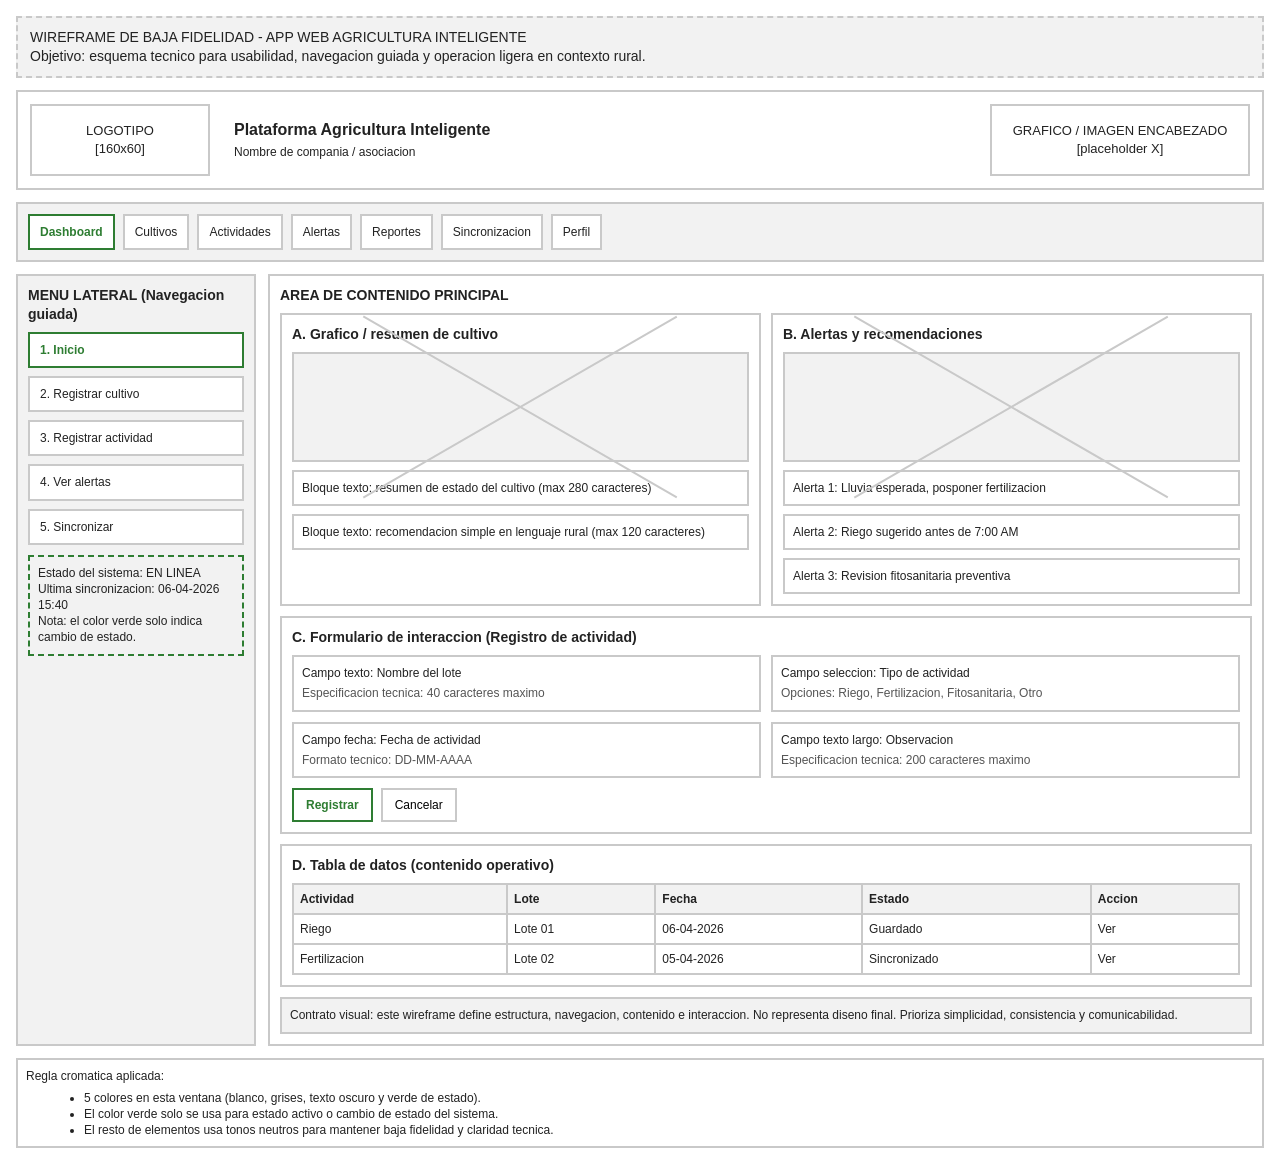
<file: 04-Mockup/wireframe-web.html>
<!DOCTYPE html>
<html lang="es">
<head>
  <meta charset="UTF-8" />
  <meta name="viewport" content="width=device-width, initial-scale=1.0" />
  <title>Wireframe Web - Agricultura Inteligente</title>
  <link rel="stylesheet" href="wireframe-web.css" />
</head>
<body>
  <main class="app">
    <section class="frame-title">
      WIREFRAME DE BAJA FIDELIDAD - APP WEB AGRICULTURA INTELIGENTE
      <br />
      Objetivo: esquema tecnico para usabilidad, navegacion guiada y operacion ligera en contexto rural.
    </section>

    <header class="header">
      <div class="box">LOGOTIPO<br />[160x60]</div>
      <div class="company">
        <strong>Plataforma Agricultura Inteligente</strong>
        <span>Nombre de compania / asociacion</span>
      </div>
      <div class="box">GRAFICO / IMAGEN ENCABEZADO<br />[placeholder X]</div>
    </header>

    <nav class="top-nav" aria-label="Navegacion principal">
      <div class="nav-list">
        <div class="nav active">Dashboard</div>
        <div class="nav">Cultivos</div>
        <div class="nav">Actividades</div>
        <div class="nav">Alertas</div>
        <div class="nav">Reportes</div>
        <div class="nav">Sincronizacion</div>
        <div class="nav">Perfil</div>
      </div>
    </nav>

    <section class="layout">
      <aside class="sidebar">
        <h3>MENU LATERAL (Navegacion guiada)</h3>
        <div class="side-menu">
          <div class="nav active">1. Inicio</div>
          <div class="nav">2. Registrar cultivo</div>
          <div class="nav">3. Registrar actividad</div>
          <div class="nav">4. Ver alertas</div>
          <div class="nav">5. Sincronizar</div>
        </div>

        <div class="state-card">
          Estado del sistema: EN LINEA
          <br />
          Ultima sincronizacion: 06-04-2026 15:40
          <br />
          Nota: el color verde solo indica cambio de estado.
        </div>
      </aside>

      <section class="main">
        <h3>AREA DE CONTENIDO PRINCIPAL</h3>

        <div class="grid">
          <article class="panel">
            <h4>A. Grafico / resumen de cultivo</h4>
            <div class="placeholder" aria-label="Placeholder de grafico"></div>
            <div class="rows">
              <div class="field">Bloque texto: resumen de estado del cultivo (max 280 caracteres)</div>
              <div class="field">Bloque texto: recomendacion simple en lenguaje rural (max 120 caracteres)</div>
            </div>
          </article>

          <article class="panel">
            <h4>B. Alertas y recomendaciones</h4>
            <div class="placeholder" aria-label="Placeholder de alertas"></div>
            <div class="rows">
              <div class="field">Alerta 1: Lluvia esperada, posponer fertilizacion</div>
              <div class="field">Alerta 2: Riego sugerido antes de 7:00 AM</div>
              <div class="field">Alerta 3: Revision fitosanitaria preventiva</div>
            </div>
          </article>
        </div>

        <article class="panel">
          <h4>C. Formulario de interaccion (Registro de actividad)</h4>
          <div class="grid">
            <div class="field">
              Campo texto: Nombre del lote
              <span class="spec">Especificacion tecnica: 40 caracteres maximo</span>
            </div>
            <div class="field">
              Campo seleccion: Tipo de actividad
              <span class="spec">Opciones: Riego, Fertilizacion, Fitosanitaria, Otro</span>
            </div>
            <div class="field">
              Campo fecha: Fecha de actividad
              <span class="spec">Formato tecnico: DD-MM-AAAA</span>
            </div>
            <div class="field">
              Campo texto largo: Observacion
              <span class="spec">Especificacion tecnica: 200 caracteres maximo</span>
            </div>
          </div>
          <div class="actions">
            <button class="button primary" type="button">Registrar</button>
            <button class="button" type="button">Cancelar</button>
          </div>
        </article>

        <article class="panel" style="margin-top: 10px;">
          <h4>D. Tabla de datos (contenido operativo)</h4>
          <table class="table" aria-label="Tabla de actividades">
            <thead>
              <tr>
                <th>Actividad</th>
                <th>Lote</th>
                <th>Fecha</th>
                <th>Estado</th>
                <th>Accion</th>
              </tr>
            </thead>
            <tbody>
              <tr>
                <td>Riego</td>
                <td>Lote 01</td>
                <td>06-04-2026</td>
                <td>Guardado</td>
                <td>Ver</td>
              </tr>
              <tr>
                <td>Fertilizacion</td>
                <td>Lote 02</td>
                <td>05-04-2026</td>
                <td>Sincronizado</td>
                <td>Ver</td>
              </tr>
            </tbody>
          </table>
        </article>

        <div class="note">
          Contrato visual: este wireframe define estructura, navegacion, contenido e interaccion.
          No representa diseno final. Prioriza simplicidad, consistencia y comunicabilidad.
        </div>
      </section>
    </section>

    <section class="legend">
      Regla cromatica aplicada:
      <ul>
        <li>5 colores en esta ventana (blanco, grises, texto oscuro y verde de estado).</li>
        <li>El color verde solo se usa para estado activo o cambio de estado del sistema.</li>
        <li>El resto de elementos usa tonos neutros para mantener baja fidelidad y claridad tecnica.</li>
      </ul>
    </section>
  </main>
</body>
</html>
</file>
<file: 04-Mockup/wireframe-web.css>
:root {
  --c-bg: #ffffff;
  --c-surface: #f2f2f2;
  --c-border: #c9c9c9;
  --c-text: #222222;
  --c-state: #2e7d32;
}

* {
  box-sizing: border-box;
}

body {
  margin: 0;
  background: var(--c-bg);
  color: var(--c-text);
  font-family: Arial, Helvetica, sans-serif;
  line-height: 1.35;
}

.app {
  max-width: 1280px;
  margin: 0 auto;
  padding: 16px;
}

.frame-title {
  border: 2px dashed var(--c-border);
  padding: 10px 12px;
  margin-bottom: 12px;
  font-size: 14px;
  background: var(--c-surface);
}

.header {
  display: grid;
  grid-template-columns: 180px 1fr 260px;
  gap: 12px;
  border: 2px solid var(--c-border);
  padding: 12px;
  margin-bottom: 12px;
}

.box,
.placeholder,
.panel,
.nav,
.field,
.button,
.table,
.note {
  border: 2px solid var(--c-border);
  background: #fff;
}

.box {
  min-height: 72px;
  display: flex;
  align-items: center;
  justify-content: center;
  text-align: center;
  padding: 8px;
  font-size: 13px;
}

.company {
  min-height: 72px;
  display: flex;
  flex-direction: column;
  justify-content: center;
  gap: 4px;
  padding: 8px 12px;
}

.company strong {
  font-size: 16px;
}

.company span {
  font-size: 12px;
}

.top-nav {
  border: 2px solid var(--c-border);
  padding: 10px;
  margin-bottom: 12px;
  background: var(--c-surface);
}

.nav-list {
  display: flex;
  flex-wrap: wrap;
  gap: 8px;
}

.nav {
  padding: 8px 10px;
  font-size: 12px;
  background: #fff;
}

.nav.active {
  border-color: var(--c-state);
  color: var(--c-state);
  font-weight: bold;
}

.layout {
  display: grid;
  grid-template-columns: 240px 1fr;
  gap: 12px;
}

.sidebar {
  border: 2px solid var(--c-border);
  padding: 10px;
  background: var(--c-surface);
}

.sidebar h3,
.main h3,
.main h4,
.panel h4 {
  margin: 0 0 8px;
  font-size: 14px;
}

.side-menu {
  display: grid;
  gap: 8px;
  margin-bottom: 10px;
}

.state-card {
  border: 2px dashed var(--c-state);
  padding: 8px;
  font-size: 12px;
}

.main {
  border: 2px solid var(--c-border);
  padding: 10px;
}

.grid {
  display: grid;
  grid-template-columns: 1fr 1fr;
  gap: 10px;
  margin-bottom: 10px;
}

.panel {
  padding: 10px;
}

.placeholder {
  min-height: 110px;
  display: flex;
  align-items: center;
  justify-content: center;
  position: relative;
  margin-bottom: 8px;
  background: var(--c-surface);
}

.placeholder::before,
.placeholder::after {
  content: "";
  position: absolute;
  width: 80%;
  height: 2px;
  background: var(--c-border);
}

.placeholder::before {
  transform: rotate(30deg);
}

.placeholder::after {
  transform: rotate(-30deg);
}

.rows {
  display: grid;
  gap: 8px;
}

.field {
  padding: 8px;
  font-size: 12px;
}

.field .spec {
  display: block;
  color: #555;
  margin-top: 4px;
}

.actions {
  display: flex;
  gap: 8px;
  margin-top: 8px;
}

.button {
  padding: 8px 12px;
  font-size: 12px;
  background: #fff;
}

.button.primary {
  border-color: var(--c-state);
  color: var(--c-state);
  font-weight: bold;
}

.table {
  width: 100%;
  border-collapse: collapse;
  font-size: 12px;
}

.table th,
.table td {
  border: 2px solid var(--c-border);
  padding: 6px;
  text-align: left;
}

.table th {
  background: var(--c-surface);
}

.note {
  margin-top: 10px;
  padding: 8px;
  font-size: 12px;
  background: var(--c-surface);
}

.legend {
  margin-top: 12px;
  border: 2px solid var(--c-border);
  padding: 8px;
  font-size: 12px;
  background: #fff;
}

.legend ul {
  margin: 6px 0 0 18px;
}

@media (max-width: 980px) {
  .header {
    grid-template-columns: 1fr;
  }

  .layout,
  .grid {
    grid-template-columns: 1fr;
  }
}
</file>
